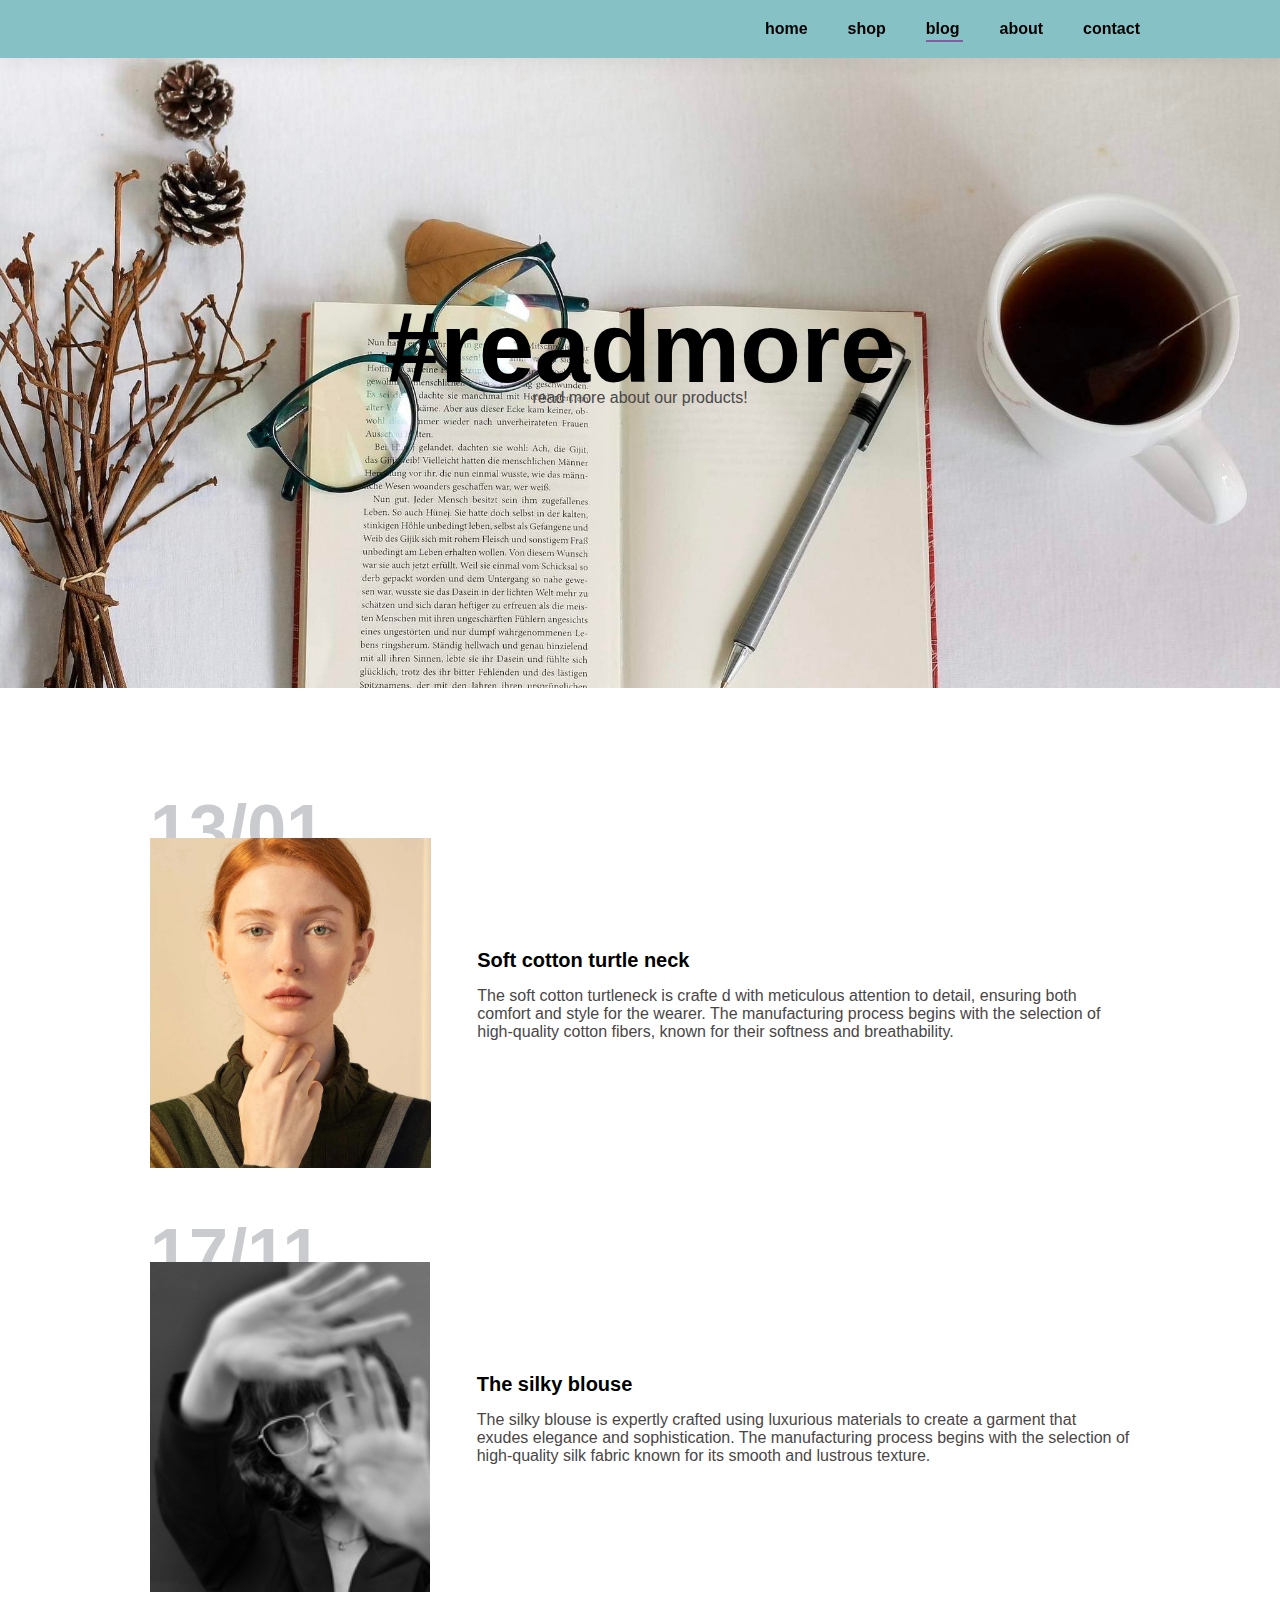
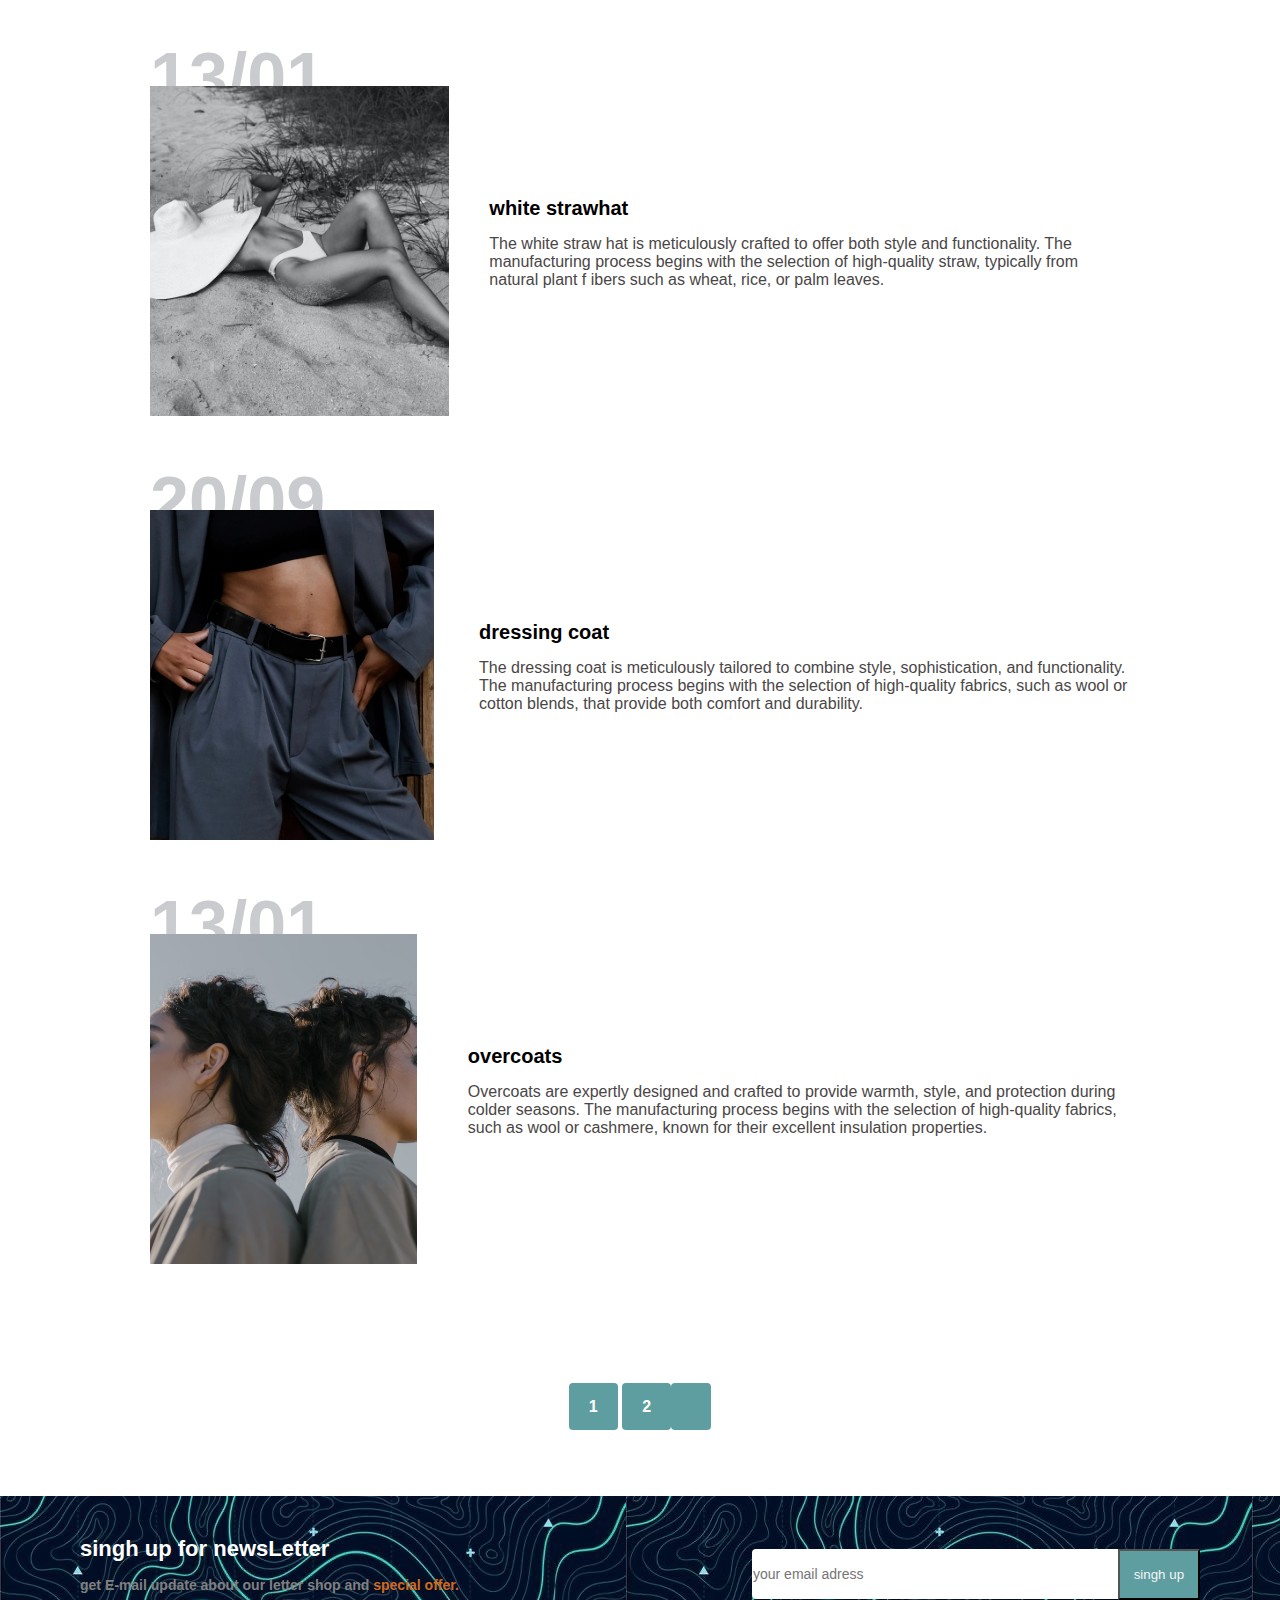
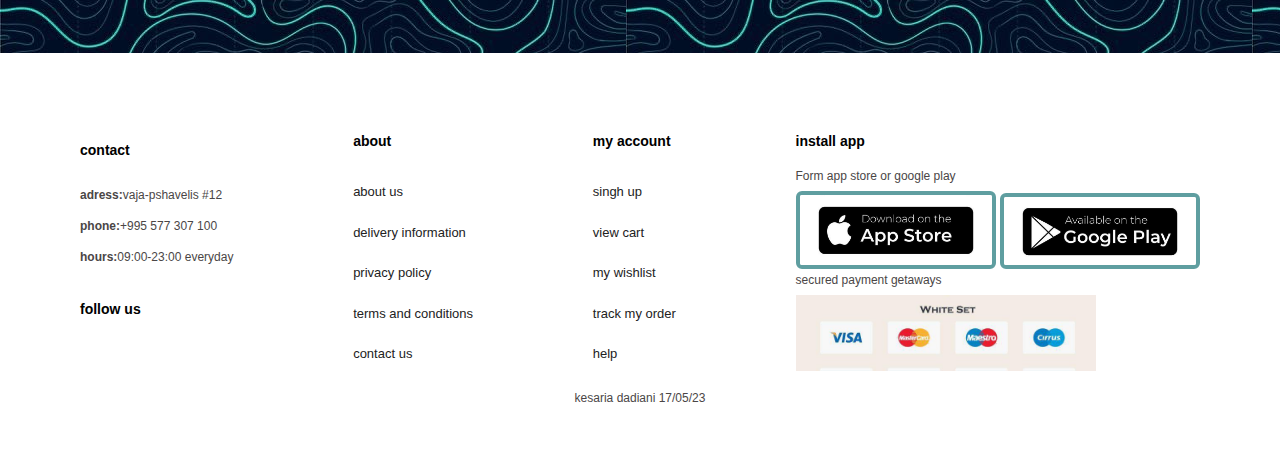
<file: blog.html>
<!DOCTYPE html>
<html lang="en">
  <head>
    <meta charset="UTF-8" />
    <meta http-equiv="X-UA-Compatible" content="IE=edge" />
    <meta name="viewport" content="width=device-width, initial-scale=1.0" />
    <title>The Outlet Spot</title>
    <link rel="stylesheet" href="./style.css" />
    <link
      rel="stylesheet"
      href="https://cdnjs.cloudflare.com/ajax/libs/font-awesome/6.4.0/css/all.min.css"
      integrity="sha512-iecdLmaskl7CVkqkXNQ/ZH/XLlvWZOJyj7Yy7tcenmpD1ypASozpmT/E0iPtmFIB46ZmdtAc9eNBvH0H/ZpiBw=="
      crossorigin="anonymous"
      referrerpolicy="no-referrer"
    />
  </head>
  <body>
    <section id="header">
      <a href="#"><i class="fa-brands fa-shopify"></i></a>

      <div>
        <ul id="navbar">
          <li><a  href="index.html">home</a></li>
          <li><a href="shop.html">shop</a></li>
          <li><a class="act" href="blog.html"  >blog</a></li>
          <li><a href="about.html">about</a></li>
          <li><a href="contact.html">contact</a></li>
          <li>
            <a href="cart.html"
              ><i class="fa-sharp fa-solid fa-cart-shopping"></i
            ></a>
          </li>
        </ul>
      </div>
    </section>

    <section id="page-header2" class="blog-header">
     <h2>#readmore</h2>
      <p>read more about our products!</p>

    </section>

    <section id="blog">
    <div class="blog-box">
        <div class="blog-img">
            <img src="modeliginger.jpg" alt="" >
        </div>
        <div class="blog-detals">
            <h4>Soft cotton turtle neck</h4>
            <p>The soft cotton turtleneck is crafte
                d with meticulous attention to detail, 
                ensuring both comfort and style for the wearer. 
                The manufacturing process begins with the selection of high-quality cotton fibers, known for their 
                softness and breathability.
            </p>
        </div>
        <h1>13/01</h1>
    </div>    
    <div class="blog-box">
        <div class="blog-img">
            <img src="b;ackmodelgirl.png" alt="" width="200%" >
        </div>
        <div class="blog-detals">
            <h4>The silky blouse</h4>
            <p>The silky blouse is expertly crafted using luxurious materials to create a 
                garment that exudes elegance and sophistication. The manufacturing process 
                begins with the selection of high-quality silk fabric known for its smooth 
                and lustrous texture.
            </p>
        </div>
        <h1>17/11</h1>
    </div>    
    <div class="blog-box">
        <div class="blog-img">
            <img src="hatgirl00.jpg" alt="" >
        </div>
        <div class="blog-detals">
            <h4>white strawhat</h4>
            <p>The white straw hat is meticulously crafted to offer both 
                style and functionality. The manufacturing process begins with the 
                selection of high-quality straw, typically from natural plant f
                ibers such as wheat, rice, or palm leaves.
            </p>
        </div>
        <h1>13/01</h1>
    </div>    
    <div class="blog-box">
        <div class="blog-img">
            <img src="pexels-photo-4937224.webp" alt="" >
        </div>
        <div class="blog-detals">
            <h4>dressing coat</h4>
            <p>The dressing coat is meticulously tailored to combine 
                style, sophistication, and functionality. The manufacturing 
                process begins with the selection of high-quality fabrics, such as wool 
                or cotton blends, that provide both comfort and durability.
            </p>
        </div>
        <h1>20/09</h1>
    </div>    
    <div class="blog-box">
        <div class="blog-img">
            <img src="pexels-photo-5119528.jpeg" alt="" >
        </div>
        <div class="blog-detals">
            <h4>overcoats</h4>
            <p>Overcoats are expertly designed and crafted to provide warmth, style, and
                 protection during colder seasons. The manufacturing process begins with the
                  selection of high-quality fabrics, such as wool or cashmere, 
                known for their excellent insulation properties.
            </p>
        </div>
        <h1>13/01</h1>
    </div>    
    
    </section>

    <section id="pagination" class="section-p1">
        <a href="#">1</a>
        <a href="#">2</a>
        <a href="#"><i class="fa-solid fa-arrow-right"></i></a>
       
    </section>

    <section id="newsletter" class="section-p1 section-m1">
        <div class="newster">
          <h4>singh up for newsLetter</h4>
          <p>
            get E-mail update about our letter shop and
            <span>special offer.</span>
          </p>
        </div>
        <div class="form">
          <input type="text" placeholder="your email adress" />
          <button class="normal">singh up</button>
        </div>
      </section>

    <footer class="section-p1">
      <div class="col">
        <i class="fa-brands fa-shopify"></i>
        <h4>contact</h4>
        <p><strong>adress:</strong>vaja-pshavelis #12</p>
        <p><strong>phone:</strong>+995 577 307 100</p>
        <p><strong>hours:</strong>09:00-23:00 everyday</p>

        <div class="follow">
          <h4>follow us</h4>
          <div class="icon">
            <i class="fa-brands fa-facebook"></i>
            <i class="fa-brands fa-twitter"></i>
            <i class="fa-brands fa-pinterest"></i>
            <i class="fa-brands fa-instagram"></i>
            <i class="fa-brands fa-youtube"></i>
          </div>
        </div>
      </div>

      <div class="col">
        <h4>about</h4>
        <a href="#">about us</a>
        <a href="#">delivery information</a>
        <a href="#">privacy policy</a>
        <a href="#">terms and conditions</a>
        <a href="#">contact us</a>
      </div>
      <div class="col">
        <h4>my account</h4>
        <a href="#">singh up</a>
        <a href="#"> view cart</a>
        <a href="#">my wishlist</a>
        <a href="#">track my order</a>
        <a href="#">help</a>
      </div>

      <div class="col install">
        <h4>install app</h4>
        <p>Form app store or google play</p>
        <div class="row">
          <img src="applol.jpg" alt="" />
          <img src="apppls.jpg" alt="" />
        </div>
        <p>secured payment getaways</p>
        <img src="terminal.jpg" alt="" width="300px" />
      </div>
      <div class="copyright">
        <p>kesaria dadiani 17/05/23</p>
      </div>
    </footer>

    <script src="./app.js"></script>
  </body>
</html>
</file>
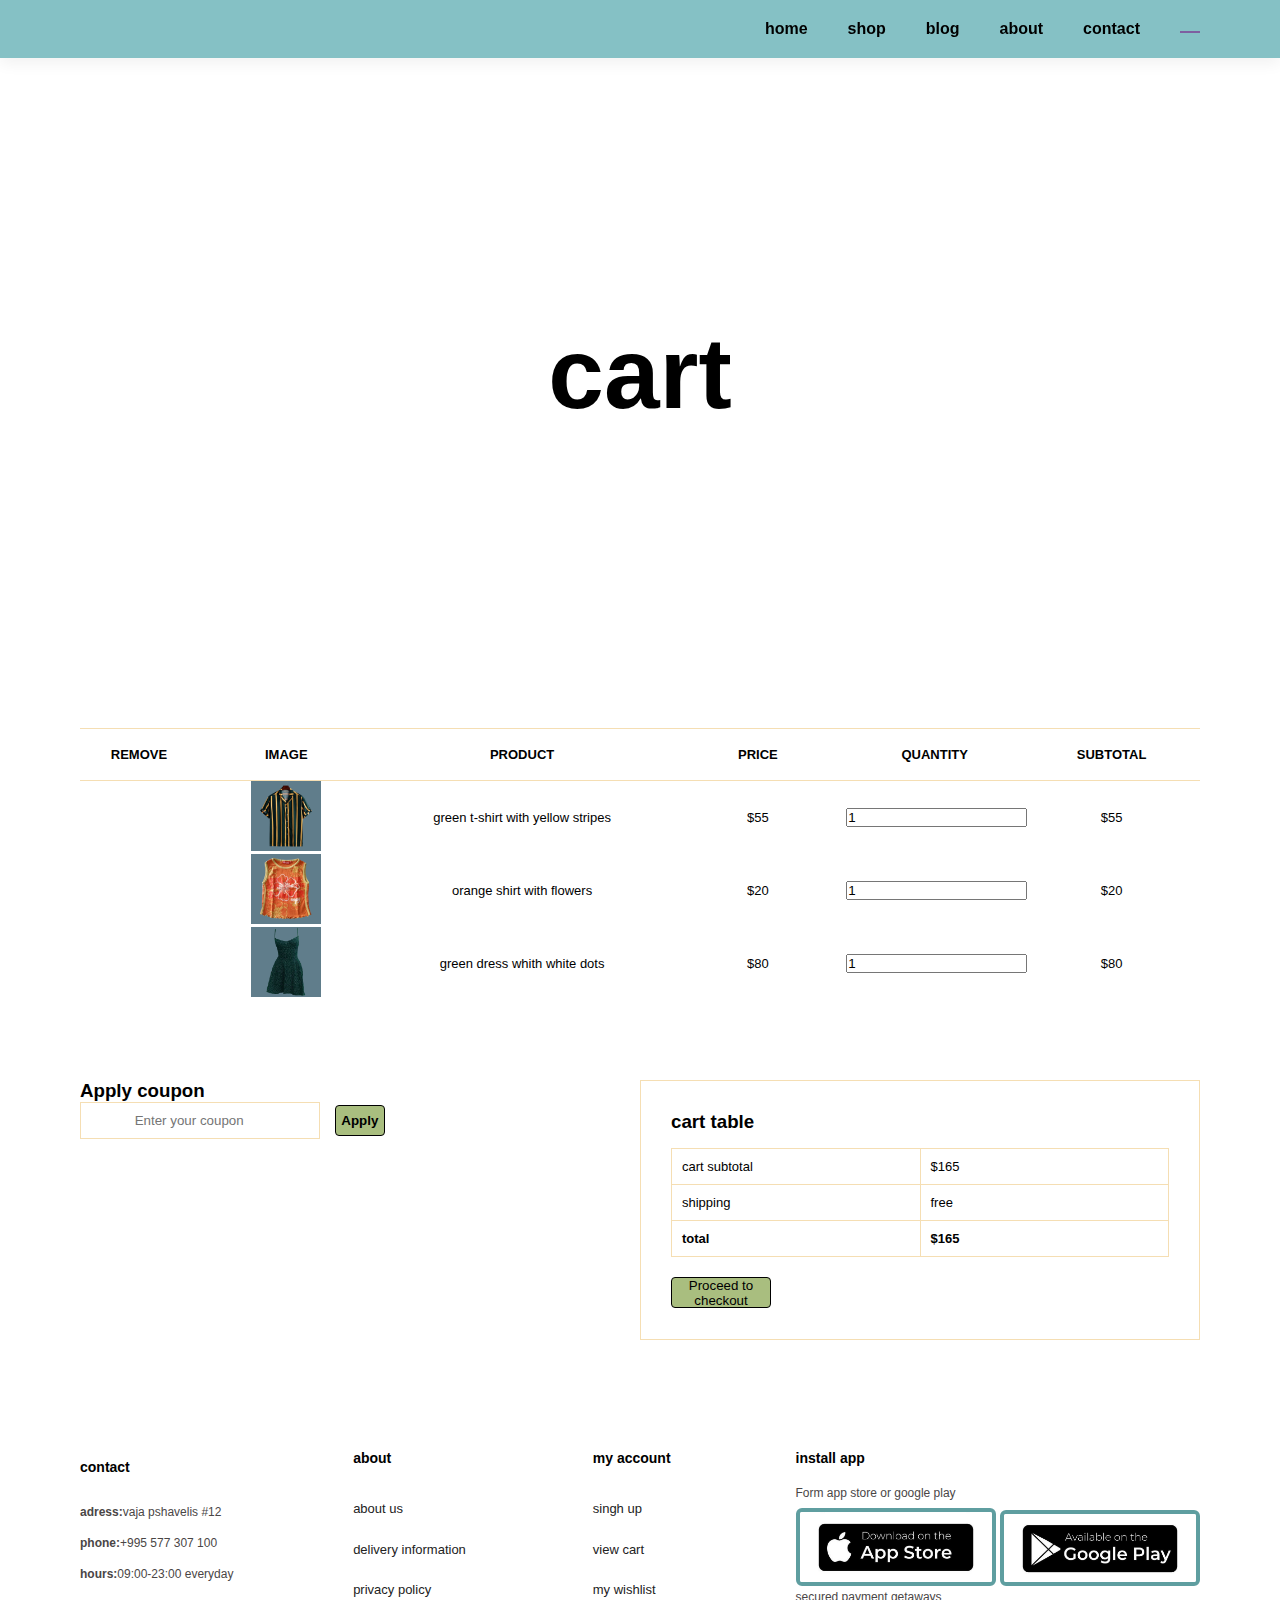
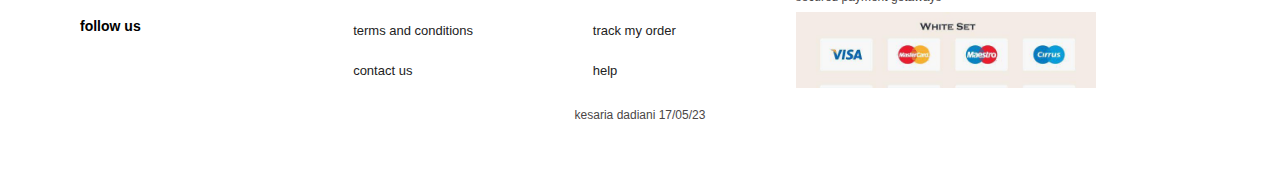
<file: cart.html>
<!DOCTYPE html>
<html lang="en">
  <head>
    <meta charset="UTF-8" />
    <meta http-equiv="X-UA-Compatible" content="IE=edge" />
    <meta name="viewport" content="width=device-width, initial-scale=1.0" />
    <title>The Outlet Spot</title>
    <link rel="stylesheet" href="./style.css" />
    <link
      rel="stylesheet"
      href="https://cdnjs.cloudflare.com/ajax/libs/font-awesome/6.4.0/css/all.min.css"
      integrity="sha512-iecdLmaskl7CVkqkXNQ/ZH/XLlvWZOJyj7Yy7tcenmpD1ypASozpmT/E0iPtmFIB46ZmdtAc9eNBvH0H/ZpiBw=="
      crossorigin="anonymous"
      referrerpolicy="no-referrer"
    />
  </head>
  <body>
    <section id="header">
      <a href="#"><i class="fa-brands fa-shopify"></i></a>

      <div>
        <ul id="navbar">
          <li><a  href="index.html">home</a></li>
          <li><a href="shop.html">shop</a></li>
          <li><a  href="blog.html"  >blog</a></li>
          <li><a  href="about.html">about</a></li>
          <li><a  href="contact.html">contact</a></li>
          <li>
            <a class="act" href="cart.html"
              ><i class="fa-sharp fa-solid fa-cart-shopping"></i
            ></a>
          </li>
        </ul>
      </div>
    </section>

    <section id="page-header5" class="about-header">
     <h2>cart</h2>
    

    </section>

    <section  id="cart" class="section-p1" >
        <table width="100%">
            <thead>
                <tr>
                    <td>remove</td>
                    <td>image</td>
                    <td>product</td>
                    <td>price</td>
                    <td>Quantity</td>
                    <td>subtotal</td>
                </tr>
            </thead>
            <tbody>
                <tr>
                    <td> <a href=""><i class="fa-solid fa-xmark"></i></a></td>
                    <td><img src="polo4-removebg-preview.png" alt=""></td>
                     <td>green t-shirt with yellow stripes</td>
                     <td>$55</td>  
                     <td><input type="number" value="1"></td>
                     <td>$55</td>
                </tr>
                <tr>
                    <td> <a href=""><i class="fa-solid fa-xmark"></i></a></td>
                    <td><img src="shirt5-removebg-preview.png" alt=""></td>
                     <td>orange shirt with flowers</td>
                     <td>$20</td>  
                     <td><input type="number" value="1"></td>
                     <td>$20</td>
                </tr>
                <tr>
                    <td> <a href=""><i class="fa-solid fa-xmark"></i></a></td>
                    <td><img src="dress2-removebg-preview.png" alt=""></td>
                     <td>green dress whith white dots</td>
                     <td>$80</td>  
                     <td><input type="number" value="1"></td>
                     <td>$80</td>
                </tr>
            </tbody>
        </table>
    </section>

    <section id="cart-add" class="section-p1">
        <div class="cupon">
            <h3>Apply coupon</h3>
            <div class="joke">
                <input type="text" placeholder=" Enter your coupon">
                <button >Apply</button>
            </div>
        </div>
        <div id="subtotal">
            <h3>cart table</h3>
            <table>
                <tr>
                    <td>cart subtotal</td>
                    <td>$165</td>
                </tr>
                <tr>
                    <td>shipping</td>
                    <td>free</td>
                </tr>
                <tr>
                   <td><strong>total</strong></td>
                   <td><strong>$165</strong></td>
                </tr>
           
            </table>
            <div class="joker">
                <button >Proceed to checkout</button>
            </div>
        </div>
    </section>

    <footer class="section-p1">
      <div class="col">
        <i class="fa-brands fa-shopify"></i>
        <h4>contact</h4>
        <p><strong>adress:</strong>vaja pshavelis #12</p>
        <p><strong>phone:</strong>+995 577 307 100</p>
        <p><strong>hours:</strong>09:00-23:00 everyday</p>

        <div class="follow">
          <h4>follow us</h4>
          <div class="icon">
            <i class="fa-brands fa-facebook"></i>
            <i class="fa-brands fa-twitter"></i>
            <i class="fa-brands fa-pinterest"></i>
            <i class="fa-brands fa-instagram"></i>
            <i class="fa-brands fa-youtube"></i>
          </div>
        </div>
      </div>

      <div class="col">
        <h4>about</h4>
        <a href="#">about us</a>
        <a href="#">delivery information</a>
        <a href="#">privacy policy</a>
        <a href="#">terms and conditions</a>
        <a href="#">contact us</a>
      </div>
      <div class="col">
        <h4>my account</h4>
        <a href="#">singh up</a>
        <a href="#"> view cart</a>
        <a href="#">my wishlist</a>
        <a href="#">track my order</a>
        <a href="#">help</a>
      </div>

      <div class="col install">
        <h4>install app</h4>
        <p>Form app store or google play</p>
        <div class="row">
          <img src="applol.jpg" alt="" />
          <img src="apppls.jpg" alt="" />
        </div>
        <p>secured payment getaways</p>
        <img src="terminal.jpg" alt="" width="300px" />
      </div>
      <div class="copyright">
        <p>kesaria dadiani 17/05/23</p>
      </div>
    </footer>

    <script src="./app.js"></script>
  </body>
</html>
</file>
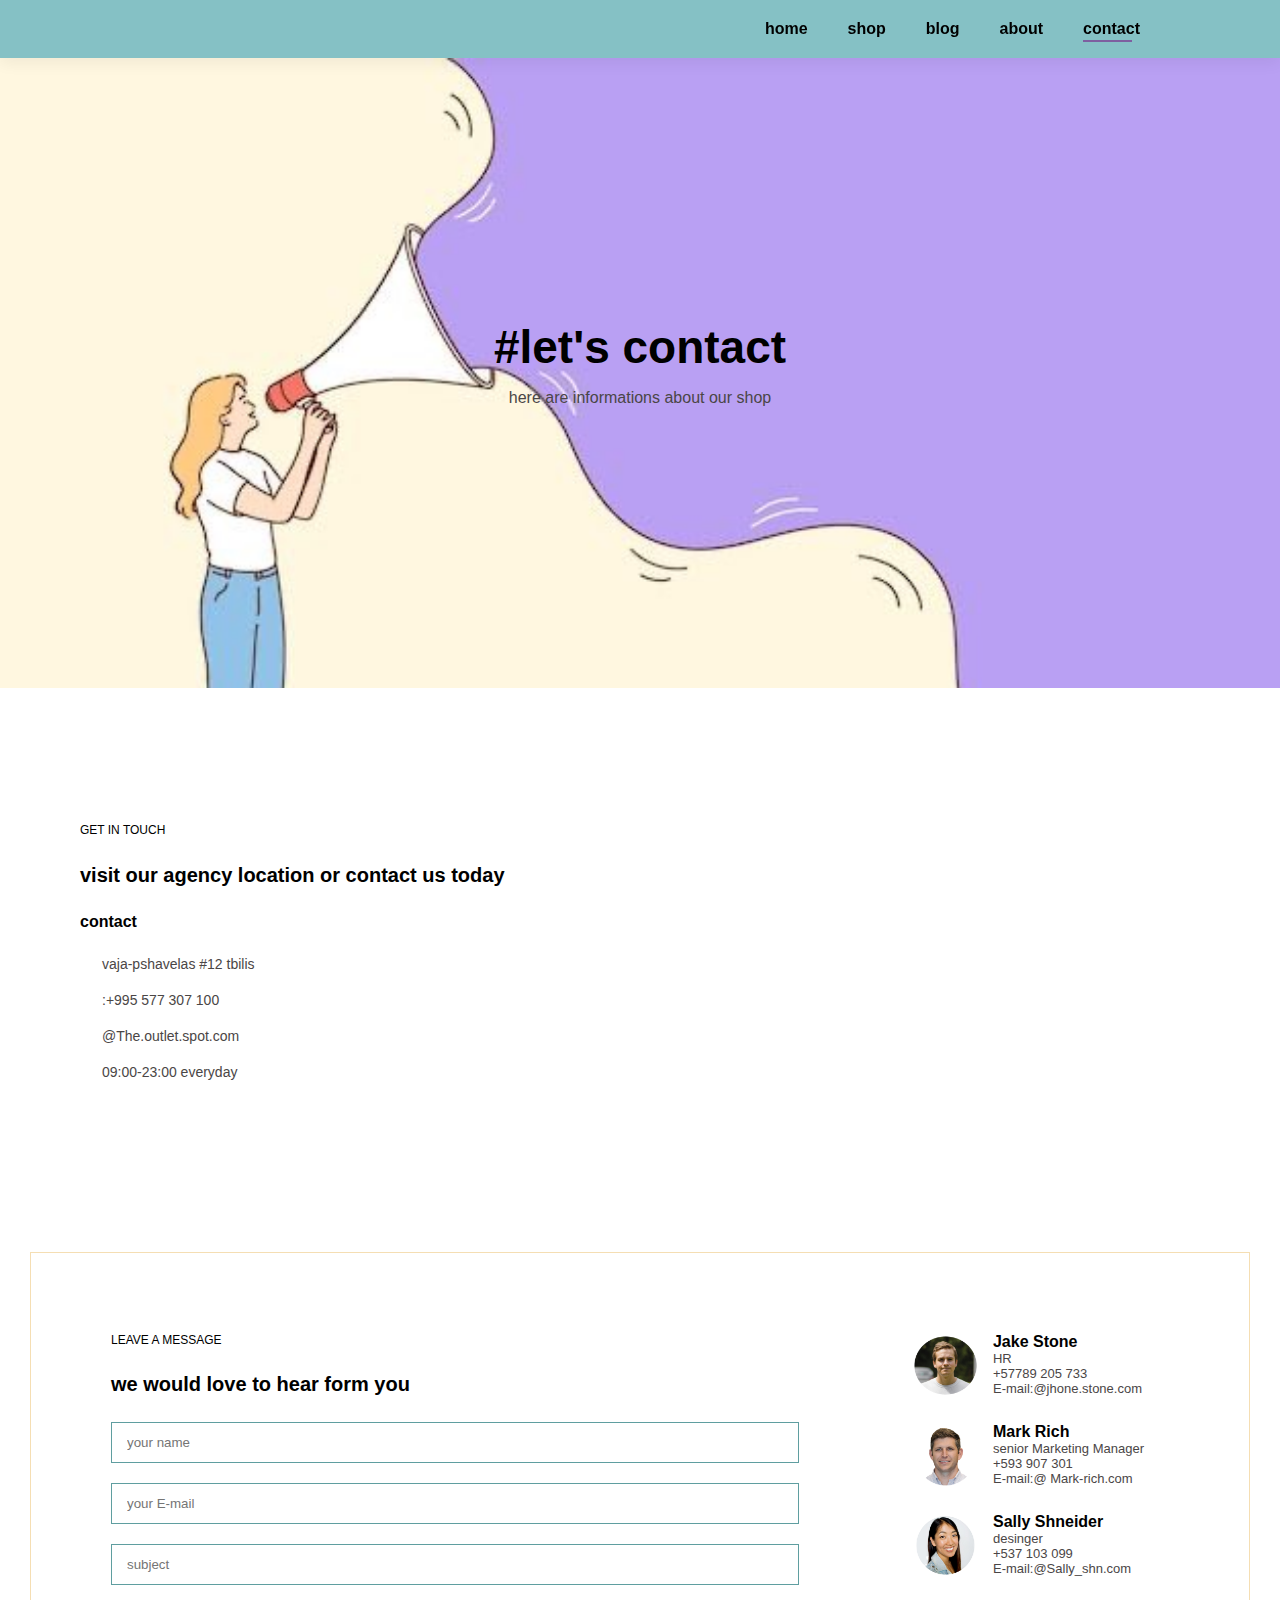
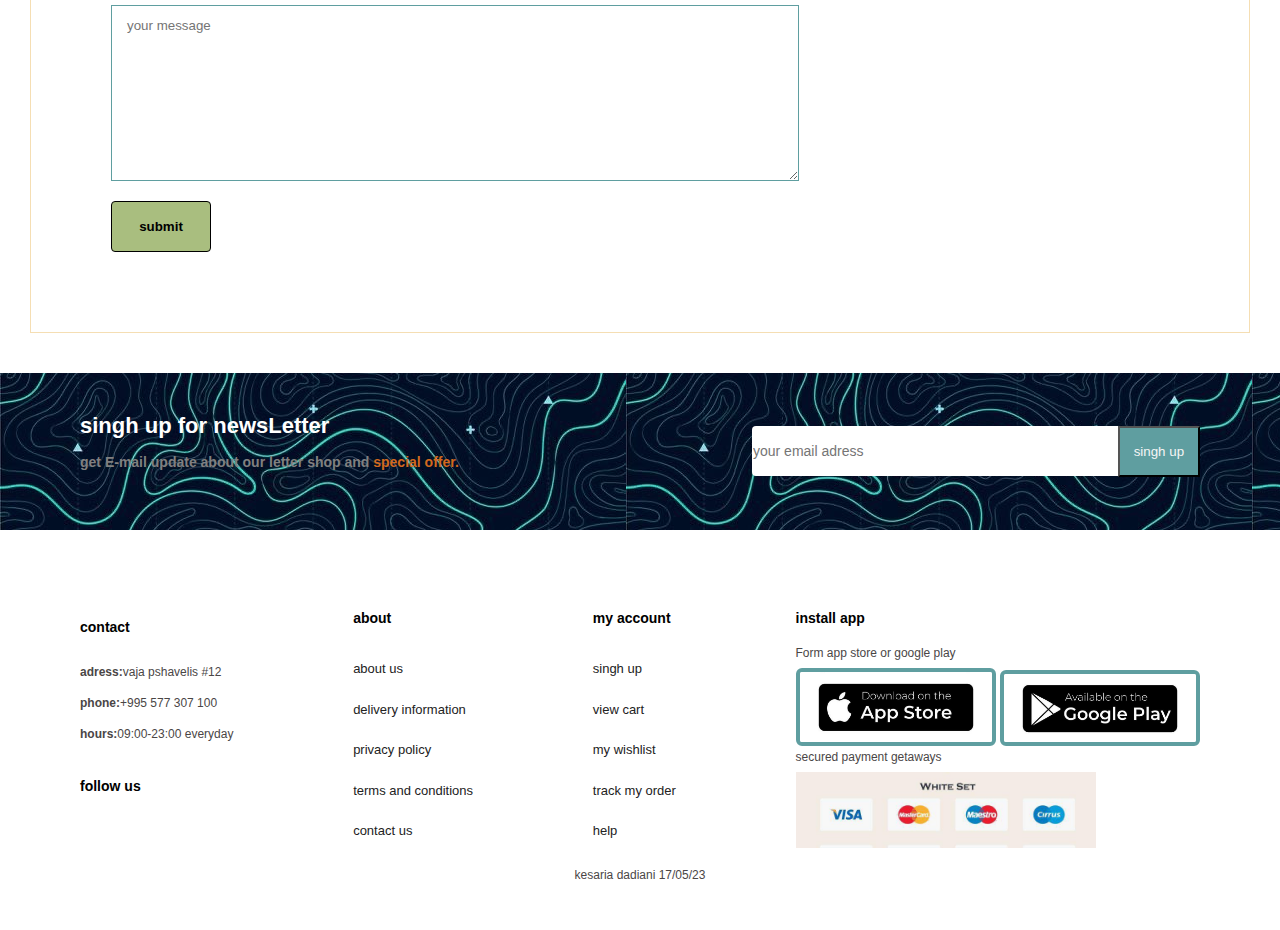
<file: contact.html>
<!DOCTYPE html>
<html lang="en">
  <head>
    <meta charset="UTF-8" />
    <meta http-equiv="X-UA-Compatible" content="IE=edge" />
    <meta name="viewport" content="width=device-width, initial-scale=1.0" />
    <title>The Outlet Spot</title>
    <link rel="stylesheet" href="./style.css" />
    <link
      rel="stylesheet"
      href="https://cdnjs.cloudflare.com/ajax/libs/font-awesome/6.4.0/css/all.min.css"
      integrity="sha512-iecdLmaskl7CVkqkXNQ/ZH/XLlvWZOJyj7Yy7tcenmpD1ypASozpmT/E0iPtmFIB46ZmdtAc9eNBvH0H/ZpiBw=="
      crossorigin="anonymous"
      referrerpolicy="no-referrer"
    />
  </head>
  <body>
    <section id="header">
      <a href="#"><i class="fa-brands fa-shopify"></i></a>

      <div>
        <ul id="navbar">
          <li><a  href="index.html">home</a></li>
          <li><a href="shop.html">shop</a></li>
          <li><a  href="blog.html"  >blog</a></li>
          <li><a  href="about.html">about</a></li>
          <li><a class="act" href="contact.html">contact</a></li>
          <li>
            <a href="cart.html"
              ><i class="fa-sharp fa-solid fa-cart-shopping"></i
            ></a>
          </li>
        </ul>
      </div>
    </section>

    <section id="page-header4" class="about-header">
     <h2>#let's contact</h2>
      <p>here are informations about our shop</p>

    </section>

   <section id="contact-detals" class="section-p1">
    <div class="detals">
<span>GET IN TOUCH</span>
<h2>visit our agency location or contact us today</h2>
<h3>contact</h3>
<div>
<li>
    <i class="fa-solid fa-map-location-dot"></i>
    <p>vaja-pshavelas #12 tbilis </p>
</li>
<li>
    <i class="fa-solid fa-phone"></i>
    <p>:+995 577 307 100 </p>
</li>
<li>
    <i class="fa-solid fa-envelope"></i>
    <p>@The.outlet.spot.com </p>
</li>
<li>
    <i class="fa-solid fa-clock"></i>
    <p>09:00-23:00 everyday </p>
</li>

</div>
    </div>
<div class="map">
    <iframe src="https://www.google.com/maps/embed?pb=!1m18!1m12!1m3!1d2977.841404394941!2d44.729997100000006!3d41.72394100000001!2m3!1f0!2f0!3f0!3m2!1i1024!2i768!4f13.1!3m3!1m2!1s0x4044730c3a357731%3A0xa2d4accd1170c788!2z4YOV4YOQ4YOf4YOQLeGDpOGDqOGDkOGDleGDlOGDmuGDkA!5e0!3m2!1ska!2sge!4v1685382746433!5m2!1ska!2sge" width="600" height="450" style="border:0;" allowfullscreen="" loading="lazy" referrerpolicy="no-referrer-when-downgrade"></iframe>
</div>
   </section>
      
   <section id="form-detals">
<form action="">
    <span>LEAVE A MESSAGE</span>
  <h2>we would love to hear form you</h2>
  <input type="text" placeholder="your name">
  <input type="email" placeholder="your E-mail">
  <input type="text" placeholder="subject">
  <textarea name="" id="" cols="30" rows="10" placeholder="your message"></textarea>
  <button>submit</button>
</form>
<div class="people">
    <div>
        <img src="bijiko1.png" alt="">
        <p><span>Jake Stone</span> HR <br> +57789 205 733 <br> E-mail:@jhone.stone.com</p>
    </div>
    <div>
        <img src="bijiko3.png" alt="">
        <p><span>Mark Rich</span> senior Marketing Manager <br> +593 907 301 <br> E-mail:@ Mark-rich.com</p>
    </div>
    <div>
        <img src="bijiko2'.png" alt="">
        <p><span>Sally Shneider</span> desinger <br> +537 103 099 <br> E-mail:@Sally_shn.com</p>
    </div>
</div>
   </section>


    <section id="newsletter" class="section-p1 section-m1">
        <div class="newster">
          <h4>singh up for newsLetter</h4>
          <p>
            get E-mail update about our letter shop and
            <span>special offer.</span>
          </p>
        </div>
        <div class="form">
          <input type="text" placeholder="your email adress" />
          <button class="normal">singh up</button>
        </div>
      </section>


    <footer class="section-p1">
      <div class="col">
        <i class="fa-brands fa-shopify"></i>
        <h4>contact</h4>
        <p><strong>adress:</strong>vaja pshavelis #12</p>
        <p><strong>phone:</strong>+995 577 307 100</p>
        <p><strong>hours:</strong>09:00-23:00 everyday</p>

        <div class="follow">
          <h4>follow us</h4>
          <div class="icon">
            <i class="fa-brands fa-facebook"></i>
            <i class="fa-brands fa-twitter"></i>
            <i class="fa-brands fa-pinterest"></i>
            <i class="fa-brands fa-instagram"></i>
            <i class="fa-brands fa-youtube"></i>
          </div>
        </div>
      </div>

      <div class="col">
        <h4>about</h4>
        <a href="#">about us</a>
        <a href="#">delivery information</a>
        <a href="#">privacy policy</a>
        <a href="#">terms and conditions</a>
        <a href="#">contact us</a>
      </div>
      <div class="col">
        <h4>my account</h4>
        <a href="#">singh up</a>
        <a href="#"> view cart</a>
        <a href="#">my wishlist</a>
        <a href="#">track my order</a>
        <a href="#">help</a>
      </div>

      <div class="col install">
        <h4>install app</h4>
        <p>Form app store or google play</p>
        <div class="row">
          <img src="applol.jpg" alt="" />
          <img src="apppls.jpg" alt="" />
        </div>
        <p>secured payment getaways</p>
        <img src="terminal.jpg" alt="" width="300px" />
      </div>
      <div class="copyright">
        <p>kesaria dadiani 17/05/23</p>
      </div>
    </footer>

    <script src="./app.js"></script>
  </body>
</html>
</file>
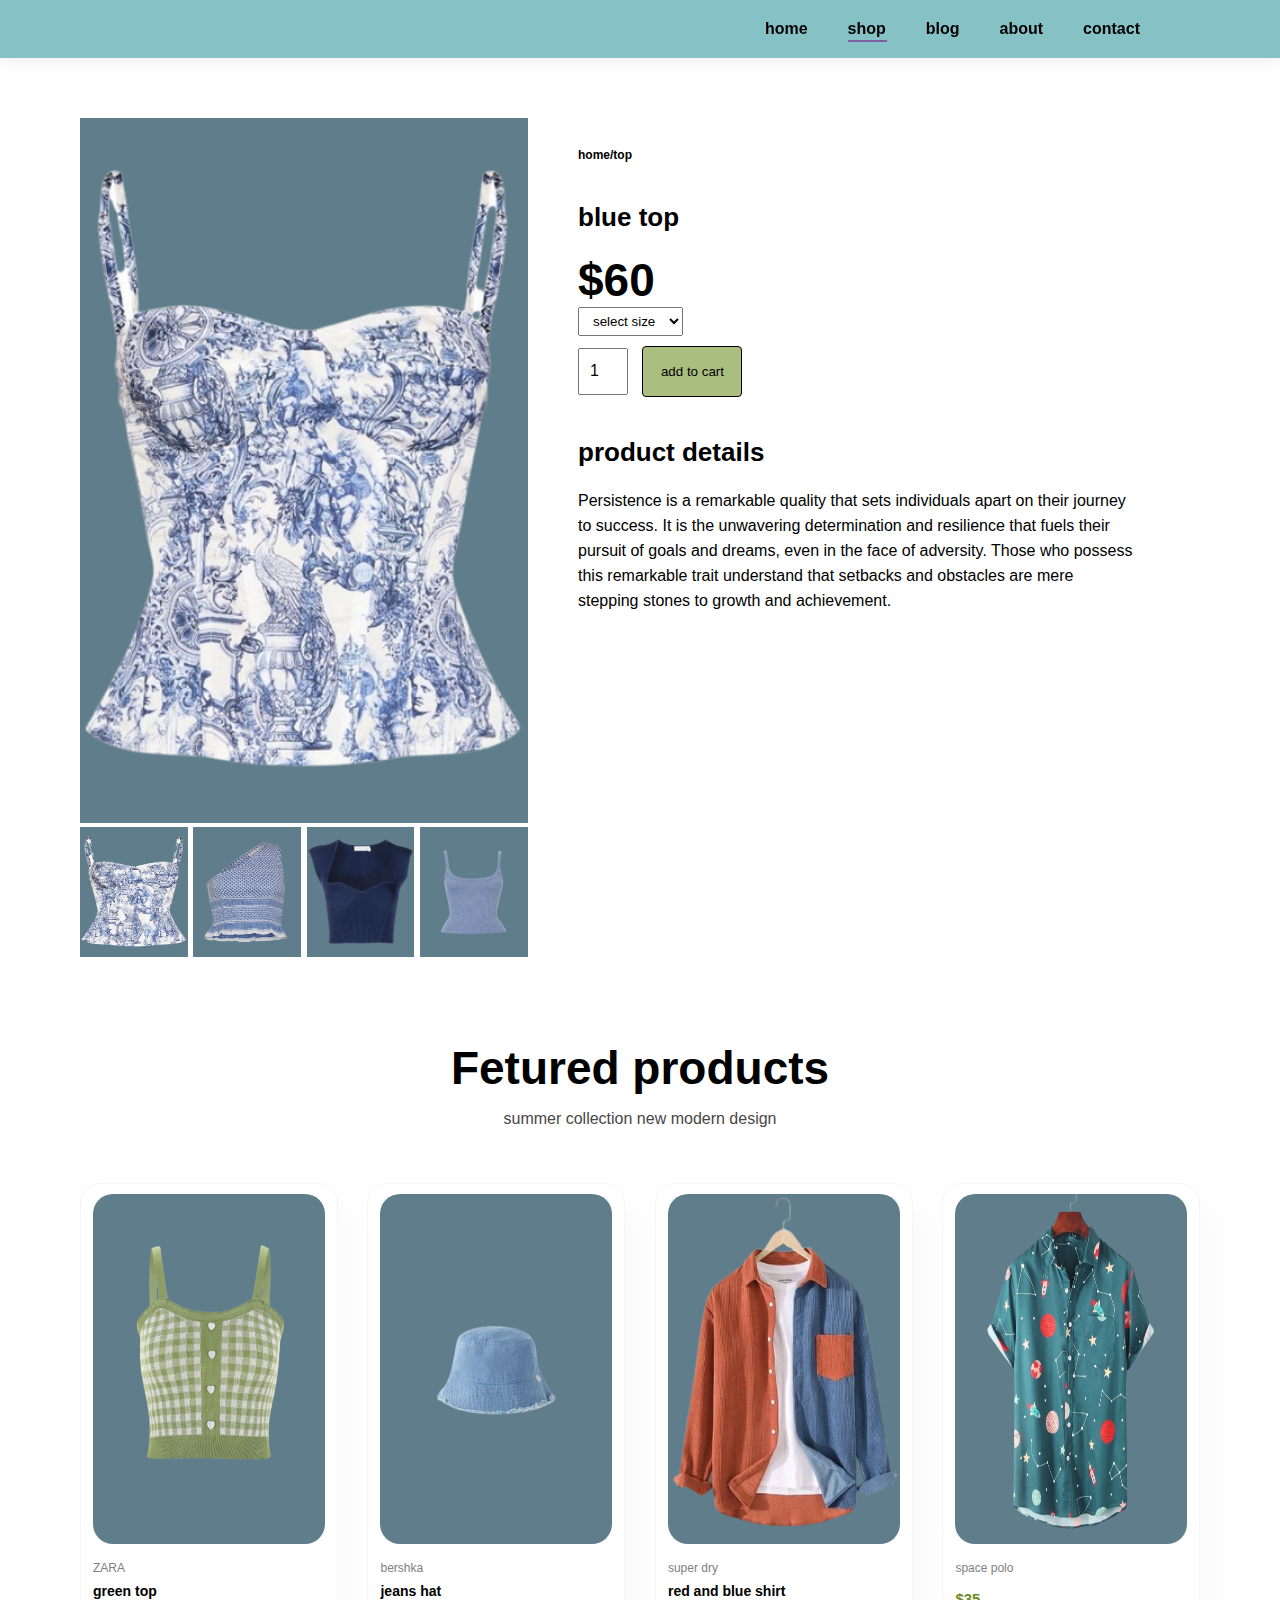
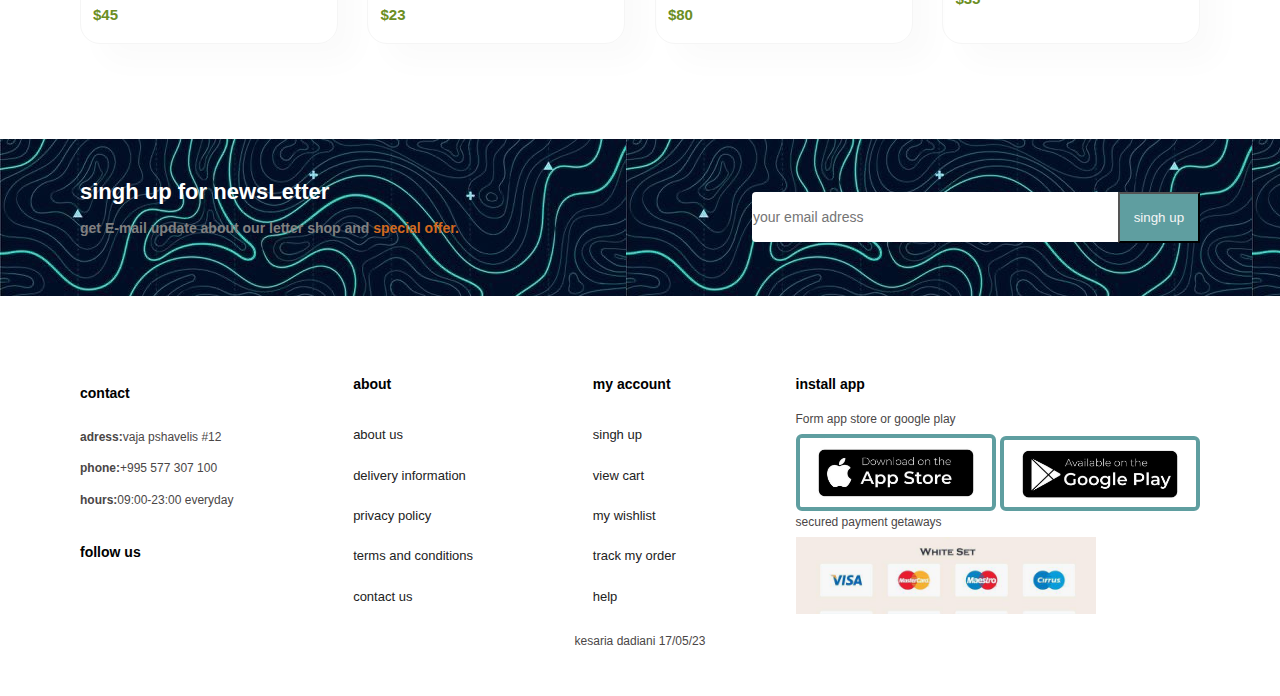
<file: sbluetop.html>
<!DOCTYPE html>
<html lang="en">
  <head>
    <meta charset="UTF-8" />
    <meta http-equiv="X-UA-Compatible" content="IE=edge" />
    <meta name="viewport" content="width=device-width, initial-scale=1.0" />
    <title>The Outlet Spot</title>
    <link rel="stylesheet" href="./style.css" />
    <link
      rel="stylesheet"
      href="https://cdnjs.cloudflare.com/ajax/libs/font-awesome/6.4.0/css/all.min.css"
      integrity="sha512-iecdLmaskl7CVkqkXNQ/ZH/XLlvWZOJyj7Yy7tcenmpD1ypASozpmT/E0iPtmFIB46ZmdtAc9eNBvH0H/ZpiBw=="
      crossorigin="anonymous"
      referrerpolicy="no-referrer"
    />
  </head>
  <body>
    <section id="header">
      <a href="#"><i class="fa-brands fa-shopify"></i></a>

      <div>
        <ul id="navbar">
          <li><a  href="index.html">home</a></li>
          <li><a class="act" href="shop.html">shop</a></li>
          <li><a href="blog.html">blog</a></li>
          <li><a href="about.html">about</a></li>
          <li><a href="contact.html">contact</a></li>
          <li>
            <a href="cart.html"
              ><i class="fa-sharp fa-solid fa-cart-shopping"></i
            ></a>
          </li>
        </ul>
      </div>
    </section>

    <section id="prodetals" class="section-p1">
 <div class="singleproimage">
            <img src="top1-removebg-preview.png" alt="" width="100%" id="Main-Img">

<div class="small-image-group">  
   <div class="small-image-colum">
        <img src="top1-removebg-preview.png" alt="" width="100%" class="smallimage"> 
    </div>
    <div class="small-image-colum">
        <img src="bluetop11.png" alt="" width="100%" class="smallimage"> 
    </div>
    <div class="small-image-colum">
        <img src="bluetop13.png" alt="" width="100%" class="smallimage"> 
    </div>
    <div class="small-image-colum">
        <img src="bluetp12.png" alt="" width="100%" class="smallimage"> 
    </div>
  

 </div>
        </div>



        <div class="single-draw-details">
            <h6>home/top</h6>
            <h4>blue top</h4>
            <h2>$60</h2>
            <select >
                <option >select size</option>
                <option >XL</option>
                <option >XXL</option>
                <option >S</option>
                <option >XS</option>
            </select>
            <input type="number" value="1">
            <button>add to cart</button>
            <h4>product details</h4>
            <span>
                Persistence is a remarkable 
                quality that sets individuals apart 
                on their journey to success. It is the
                 unwavering determination and resilience that fuels their pursuit of goals and dreams, even in the face of adversity. Those who possess this remarkable trait understand that setbacks and obstacles are mere stepping stones to growth and achievement.
            </span>
        </div>
    </section>


    <section id="product1" class="section-p1">
        <h2>Fetured products</h2>
        <p>summer collection new modern design</p>
        <div class="procont">
          <div class="pro">
            <img src="top18.png" alt="" />
            <div class="imgpol">
              <span>ZARA</span>
              <h5>green top</h5>
              <div class="star5">
                <i class="fas fa-star"></i>
                <i class="fas fa-star"></i>
                <i class="fas fa-star"></i>
                <i class="fas fa-star"></i>
                <i class="fas fa-star"></i>
              </div>
              <h4>$45</h4>
            </div>
            <a href="#"><i class="fa-solid fa-cart-shopping" class="cart"></i></a>
          </div>
          <div class="pro">
            <img src="hat5.png" alt="" />
            <div class="imgpol">
              <span>bershka</span>
              <h5>jeans hat</h5>
              <div class="star5">
                <i class="fas fa-star"></i>
                <i class="fas fa-star"></i>
                <i class="fas fa-star"></i>
                <i class="fas fa-star"></i>
                <i class="fas fa-star"></i>
              </div>
              <h4>$23</h4>
            </div>
            <a href="#"><i class="fa-solid fa-cart-shopping" class="cart"></i></a>
          </div>
  
          <div class="pro">
            <img src="redandblue.png" alt="" />
            <div class="imgpol">
              <span>super dry</span>
              <h5>red and blue shirt</h5>
              <div class="star5">
                <i class="fas fa-star"></i>
                <i class="fas fa-star"></i>
                <i class="fas fa-star"></i>
                <i class="fas fa-star"></i>
                <i class="fas fa-star"></i>
              </div>
              <h4>$80</h4>
            </div>
            <a href="#"><i class="fa-solid fa-cart-shopping" class="cart"></i></a>
          </div>
          <div class="pro">
            <img src="spacetshirt.png" alt="" height="350" />
            <div class="imgpol">
              <span>space polo</span>
              <h5></h5>
              <div class="star5">
                <i class="fas fa-star"></i>
                <i class="fas fa-star"></i>
                <i class="fas fa-star"></i>
                <i class="fas fa-star"></i>
                <i class="fas fa-star"></i>
              </div>
              <h4>$35</h4>
            </div>
            <a href="#"><i class="fa-solid fa-cart-shopping" class="cart"></i></a>
          </div>
       
        </div>
      </section>
  
    
    <section id="newsletter" class="section-p1 section-m1">
        <div class="newster">
          <h4>singh up for newsLetter</h4>
          <p>
            get E-mail update about our letter shop and
            <span>special offer.</span>
          </p>
        </div>
        <div class="form">
          <input type="text" placeholder="your email adress" />
          <button class="normal">singh up</button>
        </div>
      </section>

    <footer class="section-p1">
      <div class="col">
        <i class="fa-brands fa-shopify"></i>
        <h4>contact</h4>
        <p><strong>adress:</strong>vaja pshavelis #12</p>
        <p><strong>phone:</strong>+995 577 307 100</p>
        <p><strong>hours:</strong>09:00-23:00 everyday</p>

        <div class="follow">
          <h4>follow us</h4>
          <div class="icon">
            <i class="fa-brands fa-facebook"></i>
            <i class="fa-brands fa-twitter"></i>
            <i class="fa-brands fa-pinterest"></i>
            <i class="fa-brands fa-instagram"></i>
            <i class="fa-brands fa-youtube"></i>
          </div>
        </div>
      </div>

      <div class="col">
        <h4>about</h4>
        <a href="#">about us</a>
        <a href="#">delivery information</a>
        <a href="#">privacy policy</a>
        <a href="#">terms and conditions</a>
        <a href="#">contact us</a>
      </div>
      <div class="col">
        <h4>my account</h4>
        <a href="#">singh up</a>
        <a href="#"> view cart</a>
        <a href="#">my wishlist</a>
        <a href="#">track my order</a>
        <a href="#">help</a>
      </div>

      <div class="col install">
        <h4>install app</h4>
        <p>Form app store or google play</p>
        <div class="row">
          <img src="applol.jpg" alt="" />
          <img src="apppls.jpg" alt="" />
        </div>
        <p>secured payment getaways</p>
        <img src="terminal.jpg" alt="" width="300px" />
      </div>
      <div class="copyright">
        <p>kesaria dadiani 17/05/23</p>
      </div>
    </footer>

<script>
    var MainImg =document.getElementById("Main-Img");
    var smallimg =document.getElementsByClassName ("smallimage");


    smallimg[0].onclick = function(){
        MainImg.src = smallimg[0].src;
    }
    smallimg[1].onclick = function(){
        MainImg.src = smallimg[1].src;
    }
    smallimg[2].onclick = function(){
        MainImg.src = smallimg[2].src;
    }
    smallimg[3].onclick = function(){
        MainImg.src = smallimg[3].src;
    }
</script>


    <script src="./app.js"></script>
  </body>
</html>
</file>
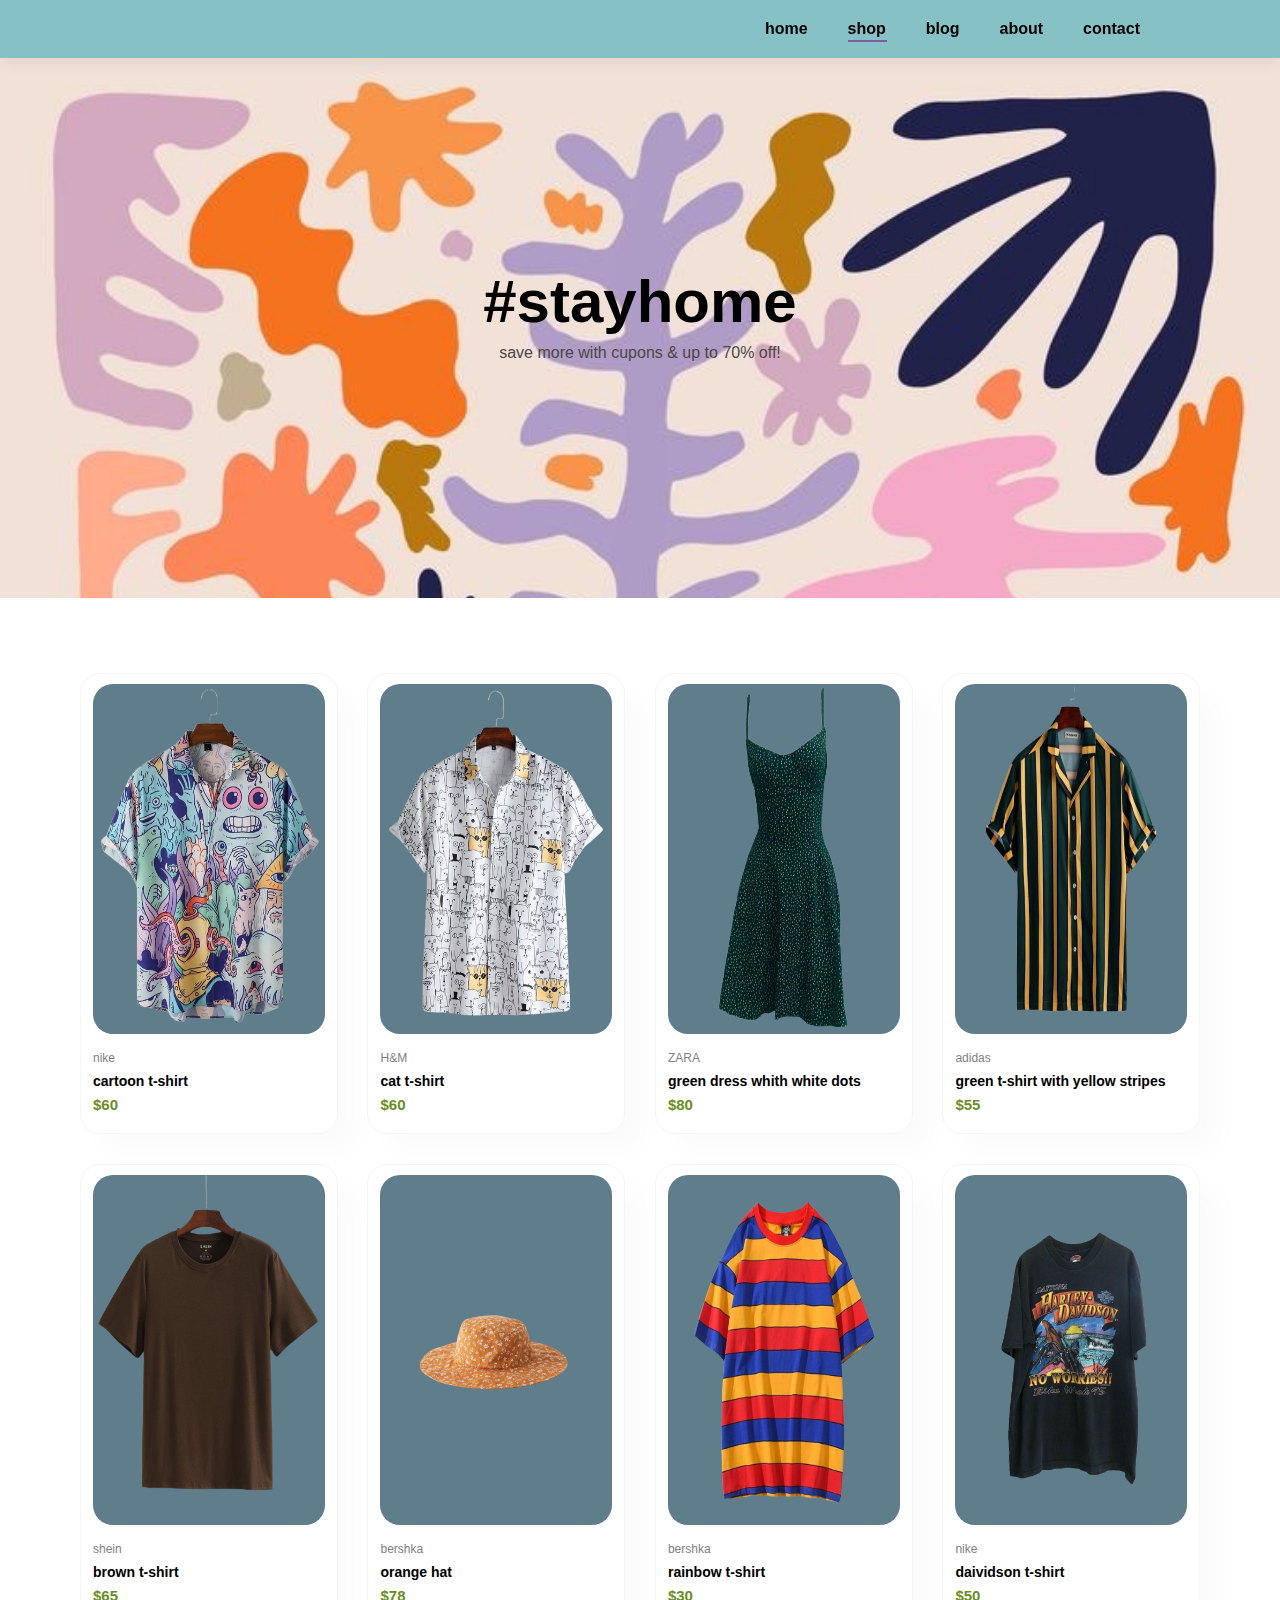
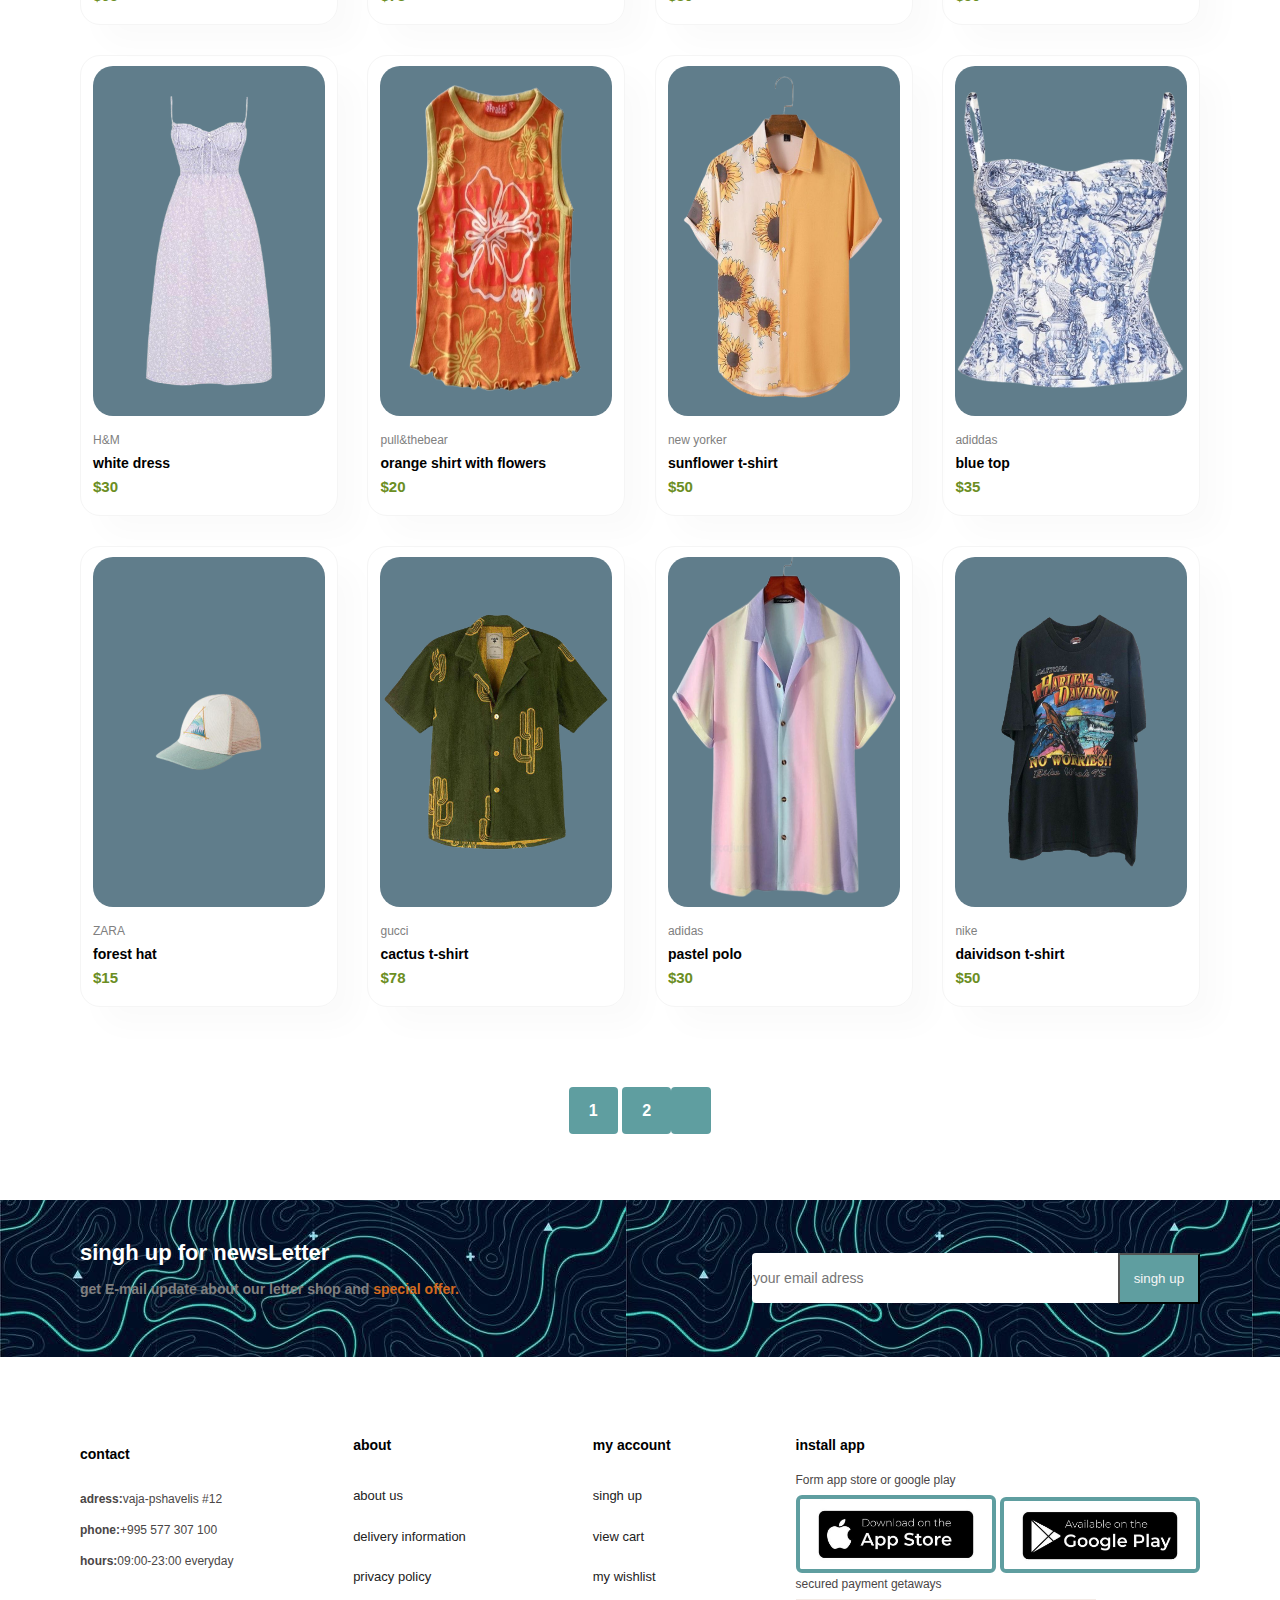
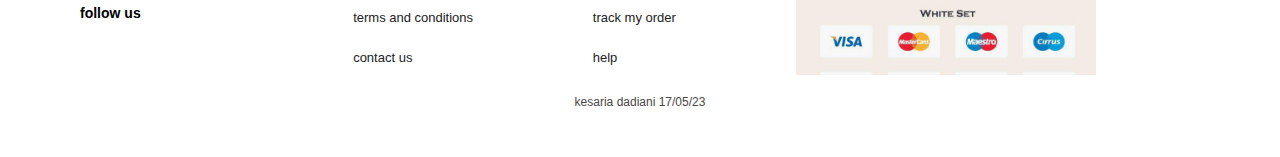
<file: shop.html>
<!DOCTYPE html>
<html lang="en">
  <head>
    <meta charset="UTF-8" />
    <meta http-equiv="X-UA-Compatible" content="IE=edge" />
    <meta name="viewport" content="width=device-width, initial-scale=1.0" />
    <title>The Outlet Spot</title>
    <link rel="stylesheet" href="./style.css" />
    <link
      rel="stylesheet"
      href="https://cdnjs.cloudflare.com/ajax/libs/font-awesome/6.4.0/css/all.min.css"
      integrity="sha512-iecdLmaskl7CVkqkXNQ/ZH/XLlvWZOJyj7Yy7tcenmpD1ypASozpmT/E0iPtmFIB46ZmdtAc9eNBvH0H/ZpiBw=="
      crossorigin="anonymous"
      referrerpolicy="no-referrer"
    />
  </head>
  <body>
    <section id="header">
      <a href="#"><i class="fa-brands fa-shopify"></i></a>

      <div>
        <ul id="navbar">
          <li><a  href="index.html">home</a></li>
          <li><a class="act href="shop.html">shop</a></li>
          <li><a href="blog.html">blog</a></li>
          <li><a href="about.html">about</a></li>
          <li><a href="contact.html">contact</a></li>
          <li>
            <a href="cart.html"
              ><i class="fa-sharp fa-solid fa-cart-shopping"></i
            ></a>
          </li>
        </ul>
      </div>
    </section>

    <section id="page-header">
     <h2>#stayhome</h2>
      <p>save more with cupons & up to 70% off!</p>

    </section>

    <section id="product1" class="section-p1">
    
      <div class="procont">
        <div class="pro" onclick="window.location.href='sproduct.html';">
          <img src="polo1.png" alt="" />
          <div class="imgpol">
            <span>nike</span>
            <h5>cartoon t-shirt</h5>
            <div class="star5">
              <i class="fas fa-star"></i>
              <i class="fas fa-star"></i>
              <i class="fas fa-star"></i>
              <i class="fas fa-star"></i>
              <i class="fas fa-star"></i>
            </div>
            <h4>$60</h4>
          </div>
          <a href="#"><i class="fa-solid fa-cart-shopping" class="cart"></i></a>
        </div>
        <div class="pro"  onclick="window.location.href='srodis.html';">
          <img src="polo2-removebg-preview.png" alt="" />
          <div class="imgpol">
            <span>H&M</span>
            <h5>cat t-shirt</h5>
            <div class="star5">
              <i class="fas fa-star"></i>
              <i class="fas fa-star"></i>
              <i class="fas fa-star"></i>
              <i class="fas fa-star"></i>
              <i class="fas fa-star"></i>
            </div>
            <h4>$60</h4>
          </div>
          <a href="#"><i class="fa-solid fa-cart-shopping" class="cart"></i></a>
        </div>

        <div class="pro">
          <img src="dress2-removebg-preview.png" alt="" />
          <div class="imgpol">
            <span>ZARA</span>
            <h5>green dress whith white dots</h5>
            <div class="star5">
              <i class="fas fa-star"></i>
              <i class="fas fa-star"></i>
              <i class="fas fa-star"></i>
              <i class="fas fa-star"></i>
              <i class="fas fa-star"></i>
            </div>
            <h4>$80</h4>
          </div>
          <a href="#"><i class="fa-solid fa-cart-shopping" class="cart"></i></a>
        </div>
        <div class="pro">
          <img src="polo4-removebg-preview.png" alt="" height="350" />
          <div class="imgpol">
            <span>adidas</span>
            <h5>green t-shirt with yellow stripes</h5>
            <div class="star5">
              <i class="fas fa-star"></i>
              <i class="fas fa-star"></i>
              <i class="fas fa-star"></i>
              <i class="fas fa-star"></i>
              <i class="fas fa-star"></i>
            </div>
            <h4>$55</h4>
          </div>
          <a href="#"><i class="fa-solid fa-cart-shopping" class="cart"></i></a>
        </div>
        <div class="pro" onclick="window.location.href='swk.html';">
          <img src="tshirt2-removebg-preview.png" alt="" />
          <div class="imgpol">
            <span>shein</span>
            <h5>brown t-shirt</h5>
            <div class="star5">
              <i class="fas fa-star"></i>
              <i class="fas fa-star"></i>
              <i class="fas fa-star"></i>
              <i class="fas fa-star"></i>
              <i class="fas fa-star"></i>
            </div>
            <h4>$65</h4>
          </div>
          <a href="#"><i class="fa-solid fa-cart-shopping" class="cart"></i></a>
        </div>
        <div class="pro">
          <img src="hat1.png" alt="" />
          <div class="imgpol">
            <span>bershka</span>
            <h5>orange hat</h5>
            <div class="star5">
              <i class="fas fa-star"></i>
              <i class="fas fa-star"></i>
              <i class="fas fa-star"></i>
              <i class="fas fa-star"></i>
              <i class="fas fa-star"></i>
            </div>
            <h4>$78</h4>
          </div>
          <a href="#"><i class="fa-solid fa-cart-shopping" class="cart"></i></a>
        </div>
        <div class="pro">
          <img src="tshirt3.png" alt="" />
          <div class="imgpol">
            <span>bershka</span>
            <h5>rainbow t-shirt</h5>
            <div class="star5">
              <i class="fas fa-star"></i>
              <i class="fas fa-star"></i>
              <i class="fas fa-star"></i>
              <i class="fas fa-star"></i>
              <i class="fas fa-star"></i>
            </div>
            <h4>$30</h4>
          </div>
          <a href="#"><i class="fa-solid fa-cart-shopping" class="cart"></i></a>
        </div>
        <div class="pro">
          <img src="tshirt4.png" alt="" />
          <div class="imgpol">
            <span>nike</span>
            <h5>daividson t-shirt</h5>
            <div class="star5">
              <i class="fas fa-star"></i>
              <i class="fas fa-star"></i>
              <i class="fas fa-star"></i>
              <i class="fas fa-star"></i>
              <i class="fas fa-star"></i>
            </div>
            <h4>$50</h4>
          </div>
          <a href="#"><i class="fa-solid fa-cart-shopping" class="cart"></i></a>
        </div>
      
        <div class="pro">
          <img src="dress1-removebg-preview.png" alt="" />
          <div class="imgpol">
            <span>H&M</span>
            <h5>white dress</h5>
            <div class="star5">
              <i class="fas fa-star"></i>
              <i class="fas fa-star"></i>
              <i class="fas fa-star"></i>
              <i class="fas fa-star"></i>
              <i class="fas fa-star"></i>
            </div>
            <h4>$30</h4>
          </div>
          <a href="#"><i class="fa-solid fa-cart-shopping" class="cart"></i></a>
        </div>
        <div class="pro">
          <img src="shirt5-removebg-preview.png" alt="" />
          <div class="imgpol">
            <span>pull&thebear</span>
            <h5>orange shirt with flowers</h5>
            <div class="star5">
              <i class="fas fa-star"></i>
              <i class="fas fa-star"></i>
              <i class="fas fa-star"></i>
              <i class="fas fa-star"></i>
              <i class="fas fa-star"></i>
            </div>
            <h4>$20</h4>
          </div>
          <a href="#"><i class="fa-solid fa-cart-shopping" class="cart"></i></a>
        </div>

        <div class="pro" onclick="window.location.href='srotrigo.html';">
          <img src="polo3.png" alt="" />
          <div class="imgpol">
            <span>new yorker</span>
            <h5>sunflower t-shirt</h5>
            <div class="star5">
              <i class="fas fa-star"></i>
              <i class="fas fa-star"></i>
              <i class="fas fa-star"></i>
              <i class="fas fa-star"></i>
              <i class="fas fa-star"></i>
            </div>
            <h4>$50</h4>
          </div>
          <a href="#"><i class="fa-solid fa-cart-shopping" class="cart"></i></a>
        </div>
        <div class="pro" onclick="window.location.href='sbluetop.html';">
          <img src="top1-removebg-preview.png" alt="" height="350" />
          <div class="imgpol">
            <span>adiddas</span>
            <h5>blue top</h5>
            <div class="star5">
              <i class="fas fa-star"></i>
              <i class="fas fa-star"></i>
              <i class="fas fa-star"></i>
              <i class="fas fa-star"></i>
              <i class="fas fa-star"></i>
            </div>
            <h4>$35</h4>
          </div>
          <a href="#"><i class="fa-solid fa-cart-shopping" class="cart"></i></a>
        </div>
        <div class="pro" onclick="window.location.href='sprrprprpp.html';">
          <img src="hat2-removebg-preview.png" alt="" />
          <div class="imgpol">
            <span>ZARA</span>
            <h5>forest hat</h5>
            <div class="star5">
              <i class="fas fa-star"></i>
              <i class="fas fa-star"></i>
              <i class="fas fa-star"></i>
              <i class="fas fa-star"></i>
              <i class="fas fa-star"></i>
            </div>
            <h4>$15</h4>
          </div>
          <a href="#"><i class="fa-solid fa-cart-shopping" class="cart"></i></a>
        </div>
        <div class="pro">
          <img src="tshirt1-removebg-preview.png" alt="" />
          <div class="imgpol">
            <span>gucci</span>
            <h5>cactus t-shirt</h5>
            <div class="star5">
              <i class="fas fa-star"></i>
              <i class="fas fa-star"></i>
              <i class="fas fa-star"></i>
              <i class="fas fa-star"></i>
              <i class="fas fa-star"></i>
            </div>
            <h4>$78</h4>
          </div>
          <a href="#"><i class="fa-solid fa-cart-shopping" class="cart"></i></a>
        </div>
        <div class="pro">
          <img src="shirttt7-removebg-preview.png" alt="" />
          <div class="imgpol">
            <span>adidas</span>
            <h5>pastel polo</h5>
            <div class="star5">
              <i class="fas fa-star"></i>
              <i class="fas fa-star"></i>
              <i class="fas fa-star"></i>
              <i class="fas fa-star"></i>
              <i class="fas fa-star"></i>
            </div>
            <h4>$30</h4>
          </div>
          <a href="#"><i class="fa-solid fa-cart-shopping" class="cart"></i></a>
        </div>
        <div class="pro">
          <img src="tshirt4.png" alt="" />
          <div class="imgpol">
            <span>nike</span>
            <h5>daividson t-shirt</h5>
            <div class="star5">
              <i class="fas fa-star"></i>
              <i class="fas fa-star"></i>
              <i class="fas fa-star"></i>
              <i class="fas fa-star"></i>
              <i class="fas fa-star"></i>
            </div>
            <h4>$50</h4>
          </div>
          <a href="#"><i class="fa-solid fa-cart-shopping" class="cart"></i></a>
        </div>
      </div>
    </section>

    <section id="pagination" class="section-p1">
        <a href="#">1</a>
        <a href="#">2</a>
        <a href="#"><i class="fa-solid fa-arrow-right"></i></a>
       
    </section>

    <section id="newsletter" class="section-p1 section-m1">
        <div class="newster">
          <h4>singh up for newsLetter</h4>
          <p>
            get E-mail update about our letter shop and
            <span>special offer.</span>
          </p>
        </div>
        <div class="form">
          <input type="text" placeholder="your email adress" />
          <button class="normal">singh up</button>
        </div>
      </section>

    <footer class="section-p1">
      <div class="col">
        <i class="fa-brands fa-shopify"></i>
        <h4>contact</h4>
        <p><strong>adress:</strong>vaja-pshavelis #12</p>
        <p><strong>phone:</strong>+995 577 307 100</p>
        <p><strong>hours:</strong>09:00-23:00 everyday</p>

        <div class="follow">
          <h4>follow us</h4>
          <div class="icon">
            <i class="fa-brands fa-facebook"></i>
            <i class="fa-brands fa-twitter"></i>
            <i class="fa-brands fa-pinterest"></i>
            <i class="fa-brands fa-instagram"></i>
            <i class="fa-brands fa-youtube"></i>
          </div>
        </div>
      </div>

      <div class="col">
        <h4>about</h4>
        <a href="#">about us</a>
        <a href="#">delivery information</a>
        <a href="#">privacy policy</a>
        <a href="#">terms and conditions</a>
        <a href="#">contact us</a>
      </div>
      <div class="col">
        <h4>my account</h4>
        <a href="#">singh up</a>
        <a href="#"> view cart</a>
        <a href="#">my wishlist</a>
        <a href="#">track my order</a>
        <a href="#">help</a>
      </div>

      <div class="col install">
        <h4>install app</h4>
        <p>Form app store or google play</p>
        <div class="row">
          <img src="applol.jpg" alt="" />
          <img src="apppls.jpg" alt="" />
        </div>
        <p>secured payment getaways</p>
        <img src="terminal.jpg" alt="" width="300px" />
      </div>
      <div class="copyright">
        <p>kesaria dadiani 17/05/23</p>
      </div>
    </footer>

    <script src="./app.js"></script>
  </body>
</html>
</file>
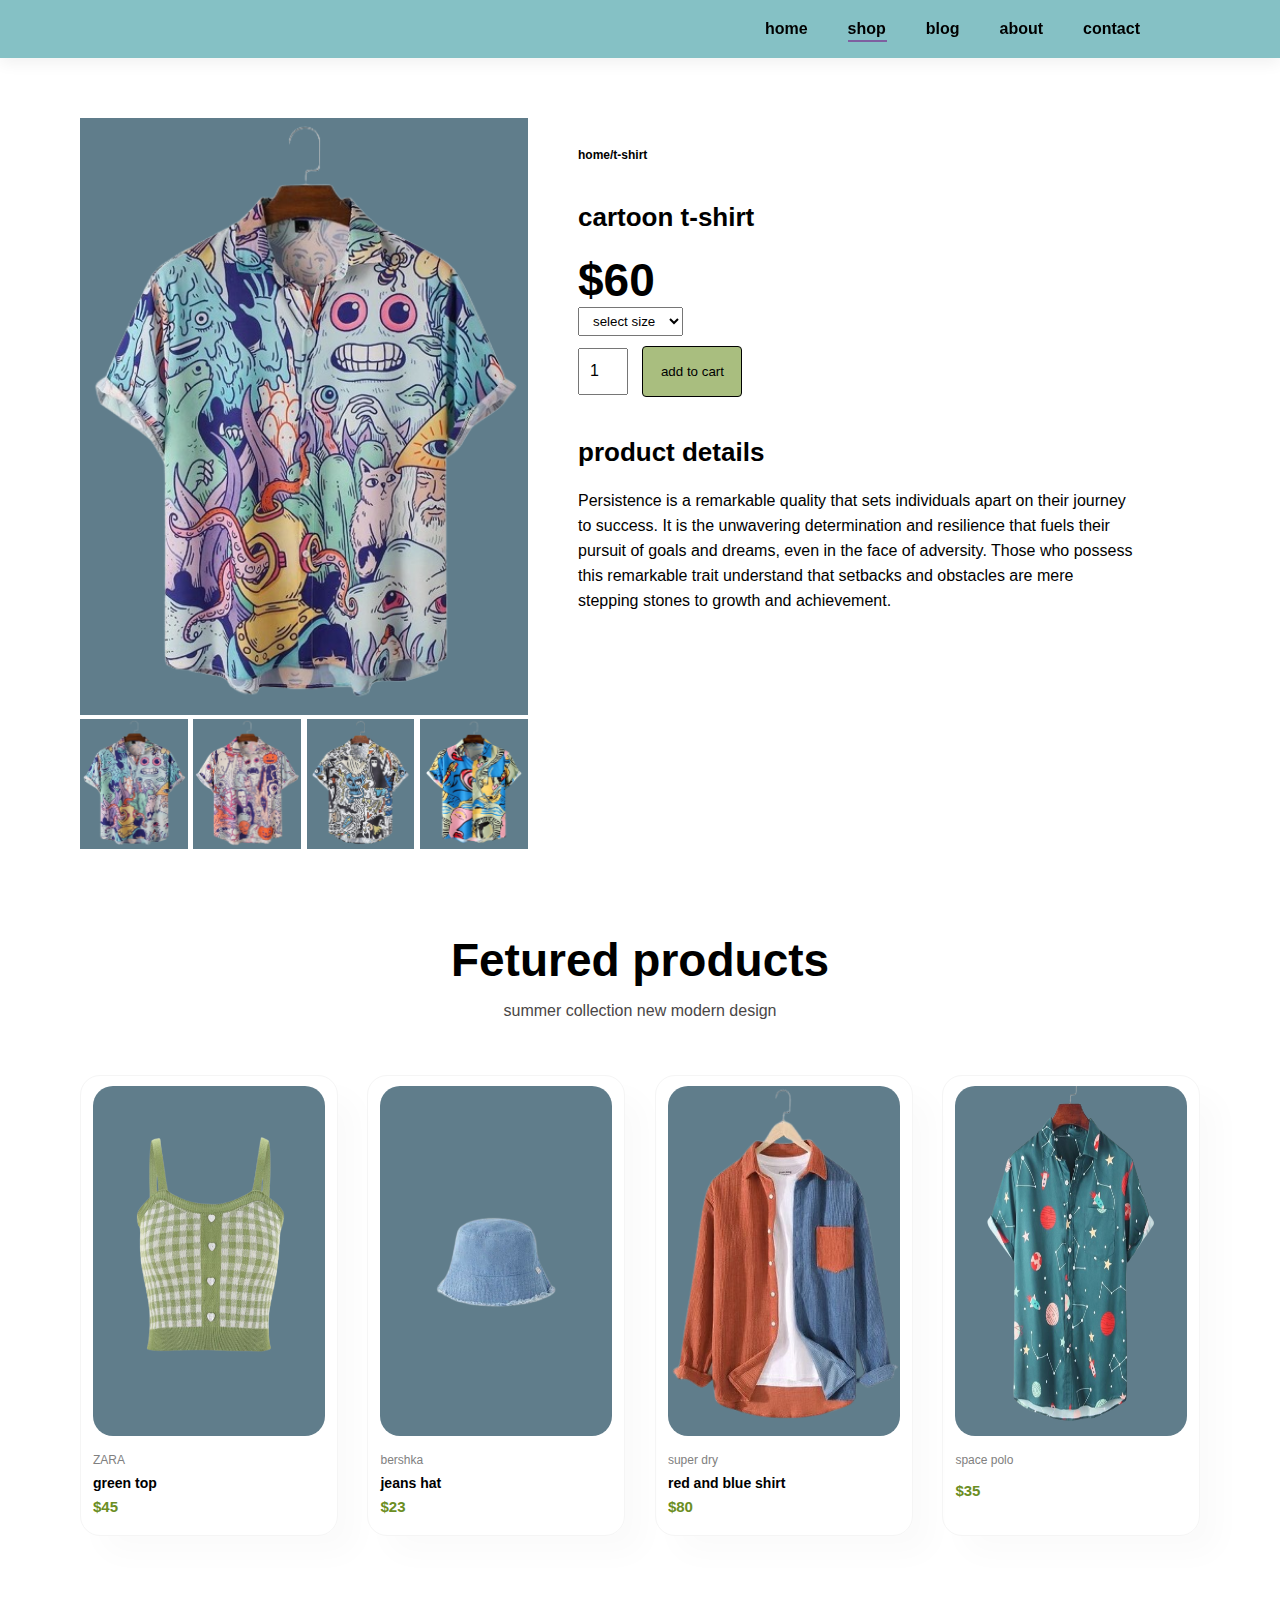
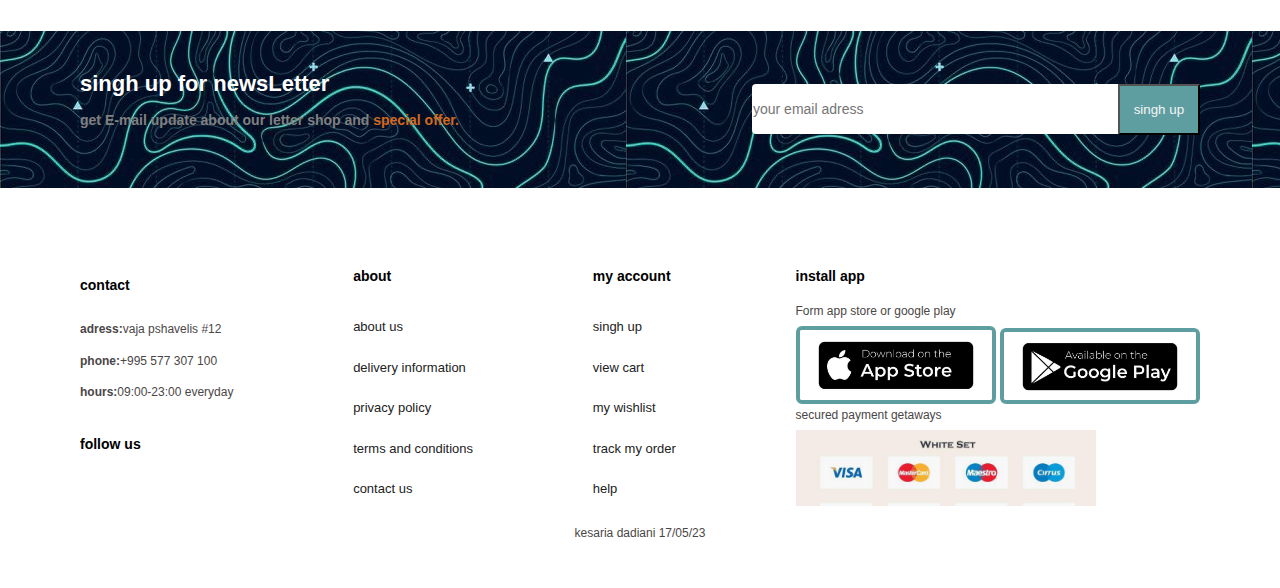
<file: sproduct.html>
<!DOCTYPE html>
<html lang="en">
  <head>
    <meta charset="UTF-8" />
    <meta http-equiv="X-UA-Compatible" content="IE=edge" />
    <meta name="viewport" content="width=device-width, initial-scale=1.0" />
    <title>The Outlet Spot</title>
    <link rel="stylesheet" href="./style.css" />
    <link
      rel="stylesheet"
      href="https://cdnjs.cloudflare.com/ajax/libs/font-awesome/6.4.0/css/all.min.css"
      integrity="sha512-iecdLmaskl7CVkqkXNQ/ZH/XLlvWZOJyj7Yy7tcenmpD1ypASozpmT/E0iPtmFIB46ZmdtAc9eNBvH0H/ZpiBw=="
      crossorigin="anonymous"
      referrerpolicy="no-referrer"
    />
  </head>
  <body>
    <section id="header">
      <a href="#"><i class="fa-brands fa-shopify"></i></a>

      <div>
        <ul id="navbar">
          <li><a  href="index.html">home</a></li>
          <li><a class="act href="shop.html">shop</a></li>
          <li><a href="blog.html">blog</a></li>
          <li><a href="about.html">about</a></li>
          <li><a href="contact.html">contact</a></li>
          <li>
            <a href="cart.html"
              ><i class="fa-sharp fa-solid fa-cart-shopping"></i
            ></a>
          </li>
        </ul>
      </div>
    </section>

    <section id="prodetals" class="section-p1">
 <div class="singleproimage">
            <img src="polo1.png" alt="" width="100%" id="MainImg">

<div class="small-image-group">  
   <div class="small-image-colum">
        <img src="polo1.png" alt="" width="100%" class="small-image"> 
    </div>
    <div class="small-image-colum">
        <img src="cartun1.png" alt="" width="100%" class="small-image"> 
    </div>
    <div class="small-image-colum">
        <img src="cartun2.png" alt="" width="100%" class="small-image"> 
    </div>
    <div class="small-image-colum">
        <img src="cartun3.png" alt="" width="100%" class="small-image"> 
    </div>
  

 </div>
        </div>



        <div class="single-draw-details">
            <h6>home/t-shirt</h6>
            <h4>cartoon t-shirt</h4>
            <h2>$60</h2>
            <select >
                <option >select size</option>
                <option >XL</option>
                <option >XXL</option>
                <option >S</option>
                <option >XS</option>
            </select>
            <input type="number" value="1">
            <button>add to cart</button>
            <h4>product details</h4>
            <span>
                Persistence is a remarkable 
                quality that sets individuals apart 
                on their journey to success. It is the
                 unwavering determination and resilience that fuels their pursuit of goals and dreams, even in the face of adversity. Those who possess this remarkable trait understand that setbacks and obstacles are mere stepping stones to growth and achievement.
            </span>
        </div>
    </section>


    <section id="product1" class="section-p1">
        <h2>Fetured products</h2>
        <p>summer collection new modern design</p>
        <div class="procont">
          <div class="pro">
            <img src="top18.png" alt="" />
            <div class="imgpol">
              <span>ZARA</span>
              <h5>green top</h5>
              <div class="star5">
                <i class="fas fa-star"></i>
                <i class="fas fa-star"></i>
                <i class="fas fa-star"></i>
                <i class="fas fa-star"></i>
                <i class="fas fa-star"></i>
              </div>
              <h4>$45</h4>
            </div>
            <a href="#"><i class="fa-solid fa-cart-shopping" class="cart"></i></a>
          </div>
          <div class="pro">
            <img src="hat5.png" alt="" />
            <div class="imgpol">
              <span>bershka</span>
              <h5>jeans hat</h5>
              <div class="star5">
                <i class="fas fa-star"></i>
                <i class="fas fa-star"></i>
                <i class="fas fa-star"></i>
                <i class="fas fa-star"></i>
                <i class="fas fa-star"></i>
              </div>
              <h4>$23</h4>
            </div>
            <a href="#"><i class="fa-solid fa-cart-shopping" class="cart"></i></a>
          </div>
  
          <div class="pro">
            <img src="redandblue.png" alt="" />
            <div class="imgpol">
              <span>super dry</span>
              <h5>red and blue shirt</h5>
              <div class="star5">
                <i class="fas fa-star"></i>
                <i class="fas fa-star"></i>
                <i class="fas fa-star"></i>
                <i class="fas fa-star"></i>
                <i class="fas fa-star"></i>
              </div>
              <h4>$80</h4>
            </div>
            <a href="#"><i class="fa-solid fa-cart-shopping" class="cart"></i></a>
          </div>
          <div class="pro">
            <img src="spacetshirt.png" alt="" height="350" />
            <div class="imgpol">
              <span>space polo</span>
              <h5></h5>
              <div class="star5">
                <i class="fas fa-star"></i>
                <i class="fas fa-star"></i>
                <i class="fas fa-star"></i>
                <i class="fas fa-star"></i>
                <i class="fas fa-star"></i>
              </div>
              <h4>$35</h4>
            </div>
            <a href="#"><i class="fa-solid fa-cart-shopping" class="cart"></i></a>
          </div>
       
        </div>
      </section>
  
    
    <section id="newsletter" class="section-p1 section-m1">
        <div class="newster">
          <h4>singh up for newsLetter</h4>
          <p>
            get E-mail update about our letter shop and
            <span>special offer.</span>
          </p>
        </div>
        <div class="form">
          <input type="text" placeholder="your email adress" />
          <button class="normal">singh up</button>
        </div>
      </section>

    <footer class="section-p1">
      <div class="col">
        <i class="fa-brands fa-shopify"></i>
        <h4>contact</h4>
        <p><strong>adress:</strong>vaja pshavelis #12</p>
        <p><strong>phone:</strong>+995 577 307 100</p>
        <p><strong>hours:</strong>09:00-23:00 everyday</p>

        <div class="follow">
          <h4>follow us</h4>
          <div class="icon">
            <i class="fa-brands fa-facebook"></i>
            <i class="fa-brands fa-twitter"></i>
            <i class="fa-brands fa-pinterest"></i>
            <i class="fa-brands fa-instagram"></i>
            <i class="fa-brands fa-youtube"></i>
          </div>
        </div>
      </div>

      <div class="col">
        <h4>about</h4>
        <a href="#">about us</a>
        <a href="#">delivery information</a>
        <a href="#">privacy policy</a>
        <a href="#">terms and conditions</a>
        <a href="#">contact us</a>
      </div>
      <div class="col">
        <h4>my account</h4>
        <a href="#">singh up</a>
        <a href="#"> view cart</a>
        <a href="#">my wishlist</a>
        <a href="#">track my order</a>
        <a href="#">help</a>
      </div>

      <div class="col install">
        <h4>install app</h4>
        <p>Form app store or google play</p>
        <div class="row">
          <img src="applol.jpg" alt="" />
          <img src="apppls.jpg" alt="" />
        </div>
        <p>secured payment getaways</p>
        <img src="terminal.jpg" alt="" width="300px" />
      </div>
      <div class="copyright">
        <p>kesaria dadiani 17/05/23</p>
      </div>
    </footer>

<script>
    var MainImg =document.getElementById("MainImg");
    var smallimg =document.getElementsByClassName ("small-image");


    smallimg[0].onclick = function(){
        MainImg.src = smallimg[0].src;
    }
    smallimg[1].onclick = function(){
        MainImg.src = smallimg[1].src;
    }
    smallimg[2].onclick = function(){
        MainImg.src = smallimg[2].src;
    }
    smallimg[3].onclick = function(){
        MainImg.src = smallimg[3].src;
    }
</script>


    <script src="./app.js"></script>
  </body>
</html>
</file>
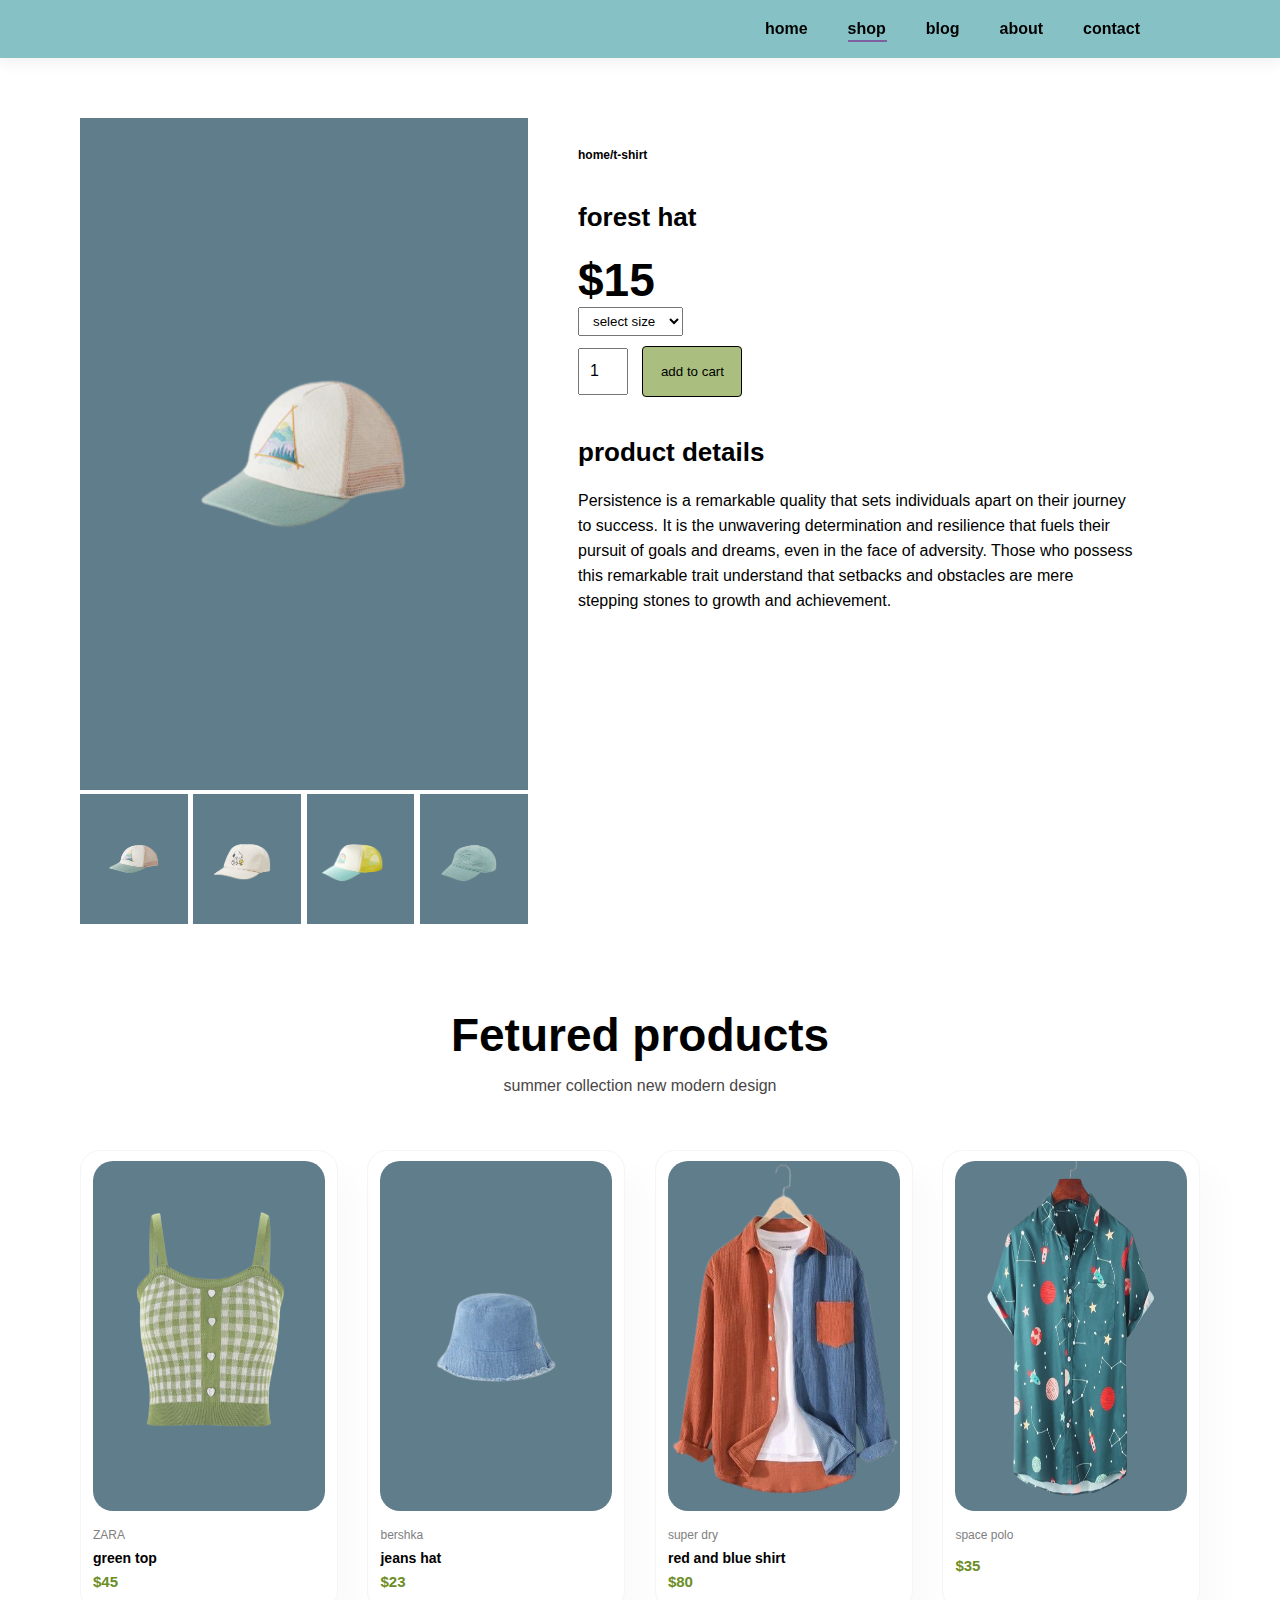
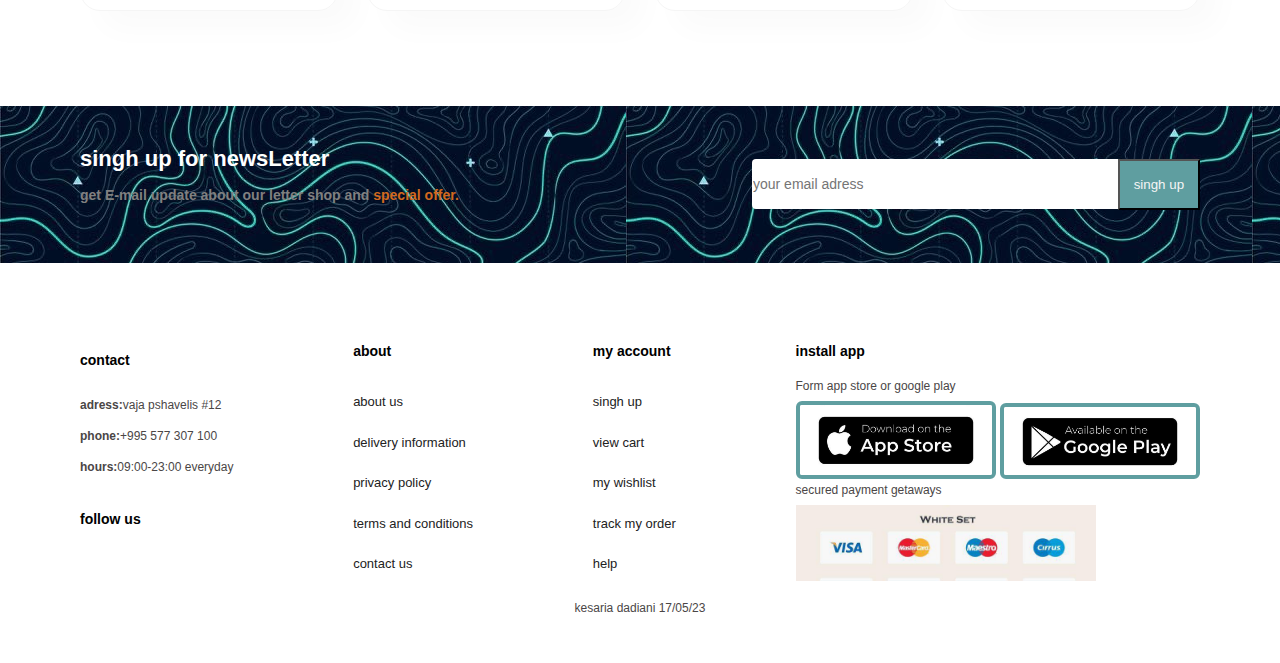
<file: sprrprprpp.html>
<!DOCTYPE html>
<html lang="en">
  <head>
    <meta charset="UTF-8" />
    <meta http-equiv="X-UA-Compatible" content="IE=edge" />
    <meta name="viewport" content="width=device-width, initial-scale=1.0" />
    <title>The Outlet Spot</title>
    <link rel="stylesheet" href="./style.css" />
    <link
      rel="stylesheet"
      href="https://cdnjs.cloudflare.com/ajax/libs/font-awesome/6.4.0/css/all.min.css"
      integrity="sha512-iecdLmaskl7CVkqkXNQ/ZH/XLlvWZOJyj7Yy7tcenmpD1ypASozpmT/E0iPtmFIB46ZmdtAc9eNBvH0H/ZpiBw=="
      crossorigin="anonymous"
      referrerpolicy="no-referrer"
    />
  </head>
  <body>
    <section id="header">
      <a href="#"><i class="fa-brands fa-shopify"></i></a>

      <div>
        <ul id="navbar">
          <li><a  href="index.html">home</a></li>
          <li><a class="act " href="shop.html">shop</a></li>
          <li><a href="blog.html">blog</a></li>
          <li><a href="about.html">about</a></li>
          <li><a href="contact.html">contact</a></li>
          <li>
            <a href="cart.html"
              ><i class="fa-sharp fa-solid fa-cart-shopping"></i
            ></a>
          </li>
        </ul>
      </div>
    </section>

    <section id="prodetals" class="section-p1">
 <div class="singleproimage">
            <img src="hat2-removebg-preview.png" alt="" width="100%" id="MainImg">

<div class="small-image-group">  
   <div class="small-image-colum">
        <img src="hat2-removebg-preview.png" alt="" width="100%"  height="143px" class="small-image"> 
    </div>
    <div class="small-image-colum">
        <img src="kuurkio3.png" alt="" width="100%" class="small-image"> 
    </div>
    <div class="small-image-colum">
        <img src="kurkio44.png" alt="" width="100%" class="small-image"> 
    </div>
    <div class="small-image-colum">
        <img src="kurkio2.png" alt="" width="100%" class="small-image"> 
    </div>
  

 </div>
        </div>



        <div class="single-draw-details">
            <h6>home/t-shirt</h6>
            <h4>forest hat</h4>
            <h2>$15</h2>
            <select >
                <option >select size</option>
                <option >XL</option>
                <option >XXL</option>
                <option >S</option>
                <option >XS</option>
            </select>
            <input type="number" value="1">
            <button>add to cart</button>
            <h4>product details</h4>
            <span>
                Persistence is a remarkable 
                quality that sets individuals apart 
                on their journey to success. It is the
                 unwavering determination and resilience that fuels their pursuit of goals and dreams, even in the face of adversity. Those who possess this remarkable trait understand that setbacks and obstacles are mere stepping stones to growth and achievement.
            </span>
        </div>
    </section>


    <section id="product1" class="section-p1">
        <h2>Fetured products</h2>
        <p>summer collection new modern design</p>
        <div class="procont">
          <div class="pro">
            <img src="top18.png" alt="" />
            <div class="imgpol">
              <span>ZARA</span>
              <h5>green top</h5>
              <div class="star5">
                <i class="fas fa-star"></i>
                <i class="fas fa-star"></i>
                <i class="fas fa-star"></i>
                <i class="fas fa-star"></i>
                <i class="fas fa-star"></i>
              </div>
              <h4>$45</h4>
            </div>
            <a href="#"><i class="fa-solid fa-cart-shopping" class="cart"></i></a>
          </div>
          <div class="pro">
            <img src="hat5.png" alt="" />
            <div class="imgpol">
              <span>bershka</span>
              <h5>jeans hat</h5>
              <div class="star5">
                <i class="fas fa-star"></i>
                <i class="fas fa-star"></i>
                <i class="fas fa-star"></i>
                <i class="fas fa-star"></i>
                <i class="fas fa-star"></i>
              </div>
              <h4>$23</h4>
            </div>
            <a href="#"><i class="fa-solid fa-cart-shopping" class="cart"></i></a>
          </div>
  
          <div class="pro">
            <img src="redandblue.png" alt="" />
            <div class="imgpol">
              <span>super dry</span>
              <h5>red and blue shirt</h5>
              <div class="star5">
                <i class="fas fa-star"></i>
                <i class="fas fa-star"></i>
                <i class="fas fa-star"></i>
                <i class="fas fa-star"></i>
                <i class="fas fa-star"></i>
              </div>
              <h4>$80</h4>
            </div>
            <a href="#"><i class="fa-solid fa-cart-shopping" class="cart"></i></a>
          </div>
          <div class="pro">
            <img src="spacetshirt.png" alt="" height="350" />
            <div class="imgpol">
              <span>space polo</span>
              <h5></h5>
              <div class="star5">
                <i class="fas fa-star"></i>
                <i class="fas fa-star"></i>
                <i class="fas fa-star"></i>
                <i class="fas fa-star"></i>
                <i class="fas fa-star"></i>
              </div>
              <h4>$35</h4>
            </div>
            <a href="#"><i class="fa-solid fa-cart-shopping" class="cart"></i></a>
          </div>
       
        </div>
      </section>
  
    
    <section id="newsletter" class="section-p1 section-m1">
        <div class="newster">
          <h4>singh up for newsLetter</h4>
          <p>
            get E-mail update about our letter shop and
            <span>special offer.</span>
          </p>
        </div>
        <div class="form">
          <input type="text" placeholder="your email adress" />
          <button class="normal">singh up</button>
        </div>
      </section>

    <footer class="section-p1">
      <div class="col">
        <i class="fa-brands fa-shopify"></i>
        <h4>contact</h4>
        <p><strong>adress:</strong>vaja pshavelis #12</p>
        <p><strong>phone:</strong>+995 577 307 100</p>
        <p><strong>hours:</strong>09:00-23:00 everyday</p>

        <div class="follow">
          <h4>follow us</h4>
          <div class="icon">
            <i class="fa-brands fa-facebook"></i>
            <i class="fa-brands fa-twitter"></i>
            <i class="fa-brands fa-pinterest"></i>
            <i class="fa-brands fa-instagram"></i>
            <i class="fa-brands fa-youtube"></i>
          </div>
        </div>
      </div>

      <div class="col">
        <h4>about</h4>
        <a href="#">about us</a>
        <a href="#">delivery information</a>
        <a href="#">privacy policy</a>
        <a href="#">terms and conditions</a>
        <a href="#">contact us</a>
      </div>
      <div class="col">
        <h4>my account</h4>
        <a href="#">singh up</a>
        <a href="#"> view cart</a>
        <a href="#">my wishlist</a>
        <a href="#">track my order</a>
        <a href="#">help</a>
      </div>

      <div class="col install">
        <h4>install app</h4>
        <p>Form app store or google play</p>
        <div class="row">
          <img src="applol.jpg" alt="" />
          <img src="apppls.jpg" alt="" />
        </div>
        <p>secured payment getaways</p>
        <img src="terminal.jpg" alt="" width="300px" />
      </div>
      <div class="copyright">
        <p>kesaria dadiani 17/05/23</p>
      </div>
    </footer>

<script>
    var MainImg =document.getElementById("MainImg");
    var smallimg =document.getElementsByClassName ("small-image");


    smallimg[0].onclick = function(){
        MainImg.src = smallimg[0].src;
    }
    smallimg[1].onclick = function(){
        MainImg.src = smallimg[1].src;
    }
    smallimg[2].onclick = function(){
        MainImg.src = smallimg[2].src;
    }
    smallimg[3].onclick = function(){
        MainImg.src = smallimg[3].src;
    }
</script>


    <script src="./app.js"></script>
  </body>
</html>
</file>
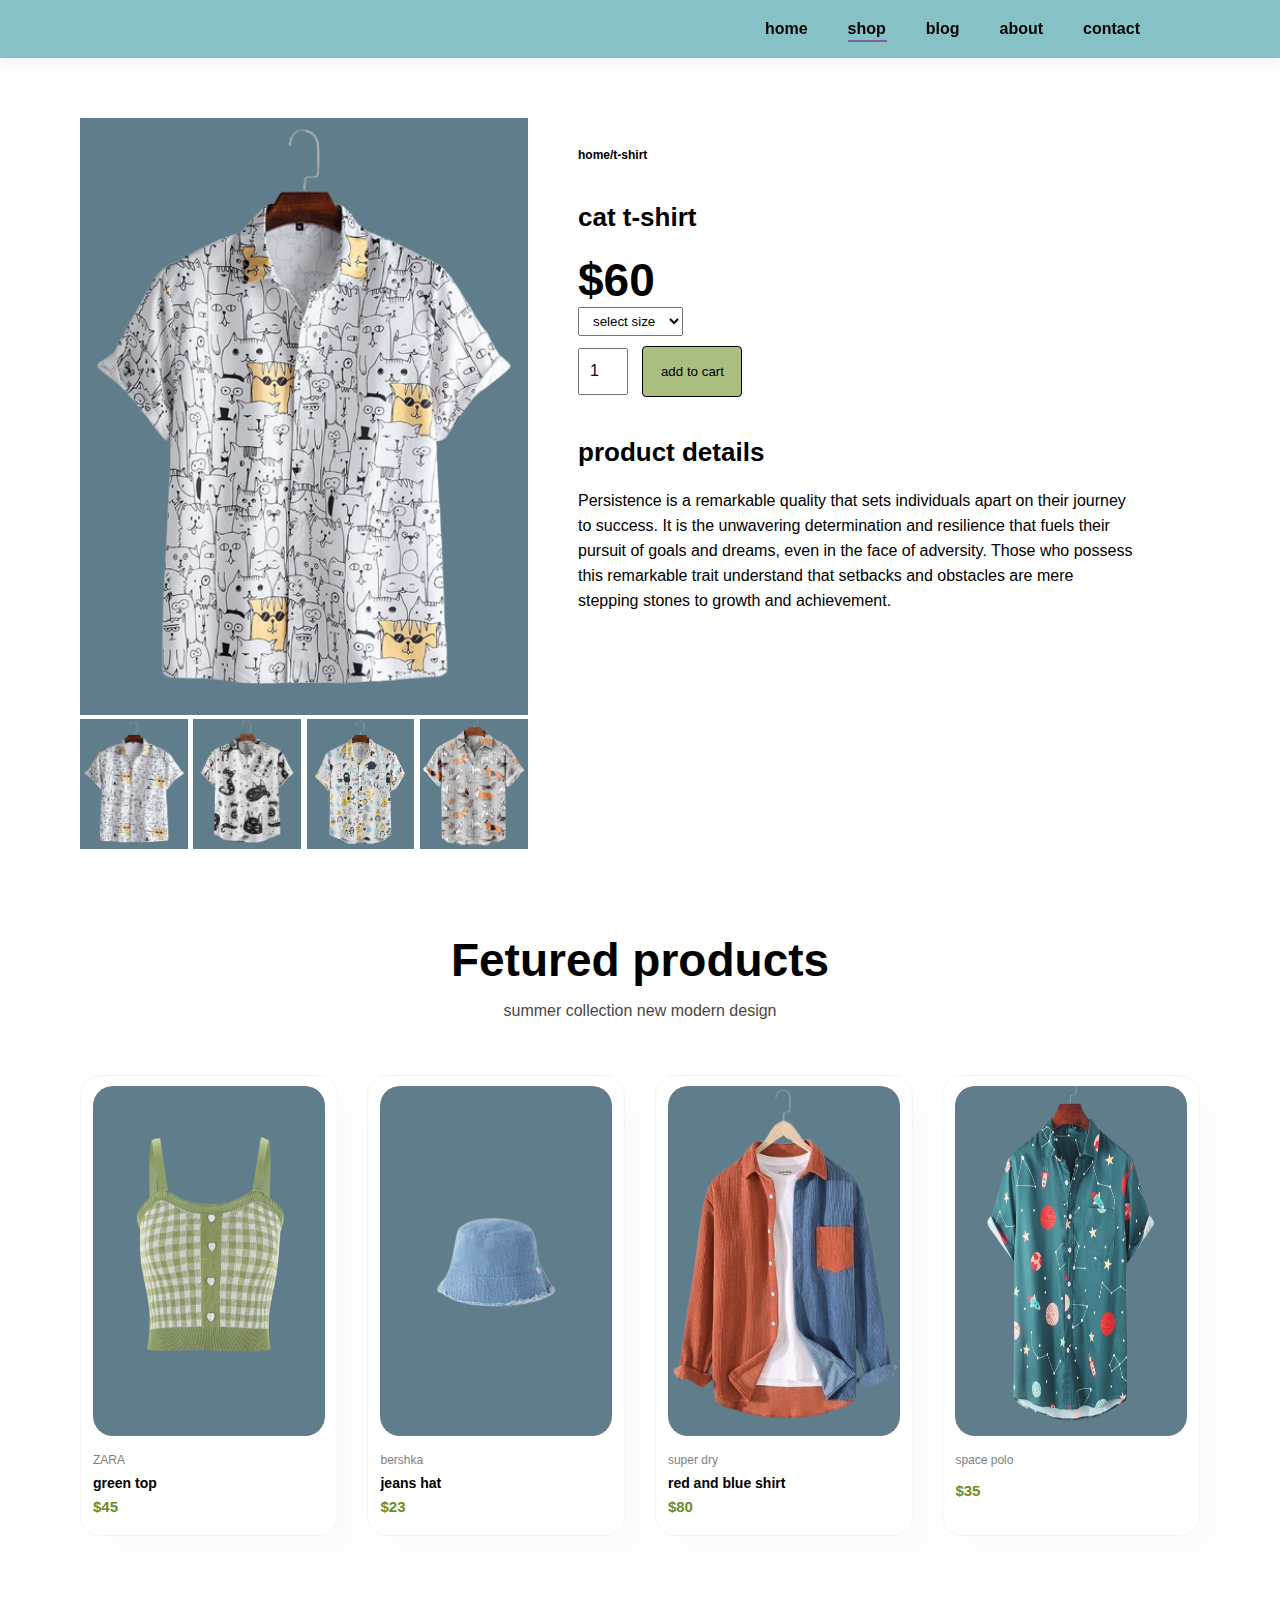
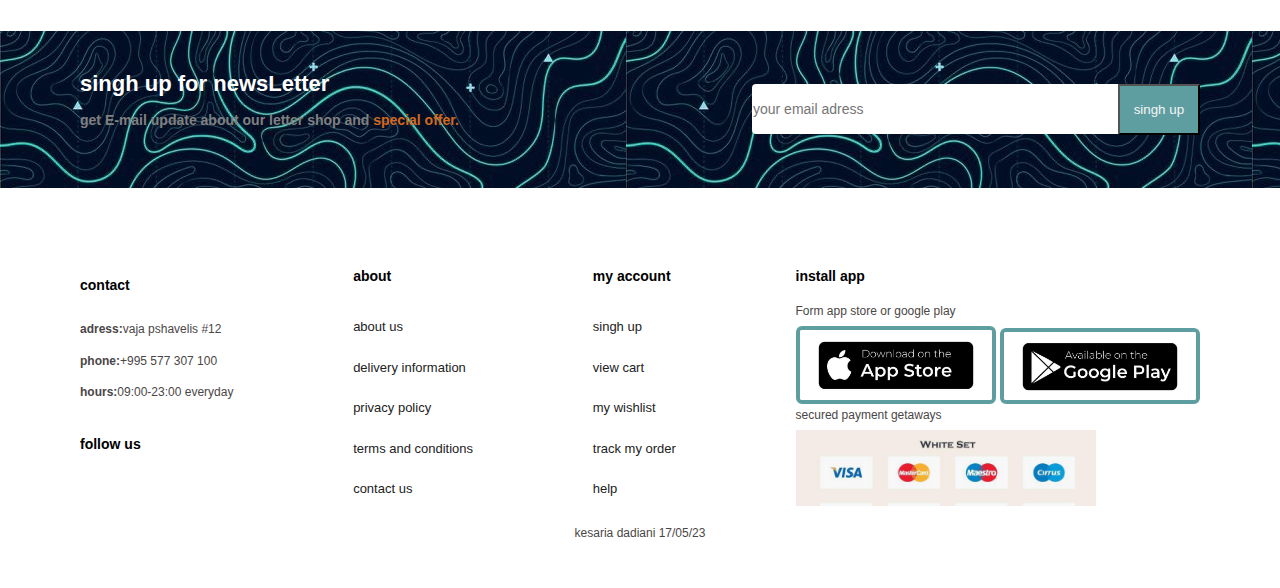
<file: srodis.html>
<!DOCTYPE html>
<html lang="en">
  <head>
    <meta charset="UTF-8" />
    <meta http-equiv="X-UA-Compatible" content="IE=edge" />
    <meta name="viewport" content="width=device-width, initial-scale=1.0" />
    <title>The Outlet Spot</title>
    <link rel="stylesheet" href="./style.css" />
    <link
      rel="stylesheet"
      href="https://cdnjs.cloudflare.com/ajax/libs/font-awesome/6.4.0/css/all.min.css"
      integrity="sha512-iecdLmaskl7CVkqkXNQ/ZH/XLlvWZOJyj7Yy7tcenmpD1ypASozpmT/E0iPtmFIB46ZmdtAc9eNBvH0H/ZpiBw=="
      crossorigin="anonymous"
      referrerpolicy="no-referrer"
    />
  </head>
  <body>
    <section id="header">
      <a href="#"><i class="fa-brands fa-shopify"></i></a>

      <div>
        <ul id="navbar">
          <li><a  href="index.html">home</a></li>
          <li><a class="act" href="shop.html">shop</a></li>
          <li><a href="blog.html">blog</a></li>
          <li><a href="about.html">about</a></li>
          <li><a href="contact.html">contact</a></li>
          <li>
            <a href="cart.html"
              ><i class="fa-sharp fa-solid fa-cart-shopping"></i
            ></a>
          </li>
        </ul>
      </div>
    </section>

    <section id="prodetals" class="section-p1">
 <div class="singleproimage">
            <img src="polo2-removebg-preview.png" alt="" width="100%" id="Main-Img">

<div class="small-image-group">  
   <div class="small-image-colum">
        <img src="polo2-removebg-preview.png" alt="" width="100%" class="smallimage"> 
    </div>
    <div class="small-image-colum">
        <img src="catppol1.png" alt="" width="100%" class="smallimage"> 
    </div>
    <div class="small-image-colum">
        <img src="catpol2.png" alt="" width="100%" class="smallimage"> 
    </div>
    <div class="small-image-colum">
        <img src="catpol3.png" alt="" width="100%" class="smallimage"> 
    </div>
  

 </div>
        </div>



        <div class="single-draw-details">
            <h6>home/t-shirt</h6>
            <h4>cat t-shirt</h4>
            <h2>$60</h2>
            <select >
                <option >select size</option>
                <option >XL</option>
                <option >XXL</option>
                <option >S</option>
                <option >XS</option>
            </select>
            <input type="number" value="1">
            <button>add to cart</button>
            <h4>product details</h4>
            <span>
                Persistence is a remarkable 
                quality that sets individuals apart 
                on their journey to success. It is the
                 unwavering determination and resilience that fuels their pursuit of goals and dreams, even in the face of adversity. Those who possess this remarkable trait understand that setbacks and obstacles are mere stepping stones to growth and achievement.
            </span>
        </div>
    </section>


    <section id="product1" class="section-p1">
        <h2>Fetured products</h2>
        <p>summer collection new modern design</p>
        <div class="procont">
          <div class="pro">
            <img src="top18.png" alt="" />
            <div class="imgpol">
              <span>ZARA</span>
              <h5>green top</h5>
              <div class="star5">
                <i class="fas fa-star"></i>
                <i class="fas fa-star"></i>
                <i class="fas fa-star"></i>
                <i class="fas fa-star"></i>
                <i class="fas fa-star"></i>
              </div>
              <h4>$45</h4>
            </div>
            <a href="#"><i class="fa-solid fa-cart-shopping" class="cart"></i></a>
          </div>
          <div class="pro">
            <img src="hat5.png" alt="" />
            <div class="imgpol">
              <span>bershka</span>
              <h5>jeans hat</h5>
              <div class="star5">
                <i class="fas fa-star"></i>
                <i class="fas fa-star"></i>
                <i class="fas fa-star"></i>
                <i class="fas fa-star"></i>
                <i class="fas fa-star"></i>
              </div>
              <h4>$23</h4>
            </div>
            <a href="#"><i class="fa-solid fa-cart-shopping" class="cart"></i></a>
          </div>
  
          <div class="pro">
            <img src="redandblue.png" alt="" />
            <div class="imgpol">
              <span>super dry</span>
              <h5>red and blue shirt</h5>
              <div class="star5">
                <i class="fas fa-star"></i>
                <i class="fas fa-star"></i>
                <i class="fas fa-star"></i>
                <i class="fas fa-star"></i>
                <i class="fas fa-star"></i>
              </div>
              <h4>$80</h4>
            </div>
            <a href="#"><i class="fa-solid fa-cart-shopping" class="cart"></i></a>
          </div>
          <div class="pro">
            <img src="spacetshirt.png" alt="" height="350" />
            <div class="imgpol">
              <span>space polo</span>
              <h5></h5>
              <div class="star5">
                <i class="fas fa-star"></i>
                <i class="fas fa-star"></i>
                <i class="fas fa-star"></i>
                <i class="fas fa-star"></i>
                <i class="fas fa-star"></i>
              </div>
              <h4>$35</h4>
            </div>
            <a href="#"><i class="fa-solid fa-cart-shopping" class="cart"></i></a>
          </div>
       
        </div>
      </section>
  
    
    <section id="newsletter" class="section-p1 section-m1">
        <div class="newster">
          <h4>singh up for newsLetter</h4>
          <p>
            get E-mail update about our letter shop and
            <span>special offer.</span>
          </p>
        </div>
        <div class="form">
          <input type="text" placeholder="your email adress" />
          <button class="normal">singh up</button>
        </div>
      </section>

    <footer class="section-p1">
      <div class="col">
        <i class="fa-brands fa-shopify"></i>
        <h4>contact</h4>
        <p><strong>adress:</strong>vaja pshavelis #12</p>
        <p><strong>phone:</strong>+995 577 307 100</p>
        <p><strong>hours:</strong>09:00-23:00 everyday</p>

        <div class="follow">
          <h4>follow us</h4>
          <div class="icon">
            <i class="fa-brands fa-facebook"></i>
            <i class="fa-brands fa-twitter"></i>
            <i class="fa-brands fa-pinterest"></i>
            <i class="fa-brands fa-instagram"></i>
            <i class="fa-brands fa-youtube"></i>
          </div>
        </div>
      </div>

      <div class="col">
        <h4>about</h4>
        <a href="#">about us</a>
        <a href="#">delivery information</a>
        <a href="#">privacy policy</a>
        <a href="#">terms and conditions</a>
        <a href="#">contact us</a>
      </div>
      <div class="col">
        <h4>my account</h4>
        <a href="#">singh up</a>
        <a href="#"> view cart</a>
        <a href="#">my wishlist</a>
        <a href="#">track my order</a>
        <a href="#">help</a>
      </div>

      <div class="col install">
        <h4>install app</h4>
        <p>Form app store or google play</p>
        <div class="row">
          <img src="applol.jpg" alt="" />
          <img src="apppls.jpg" alt="" />
        </div>
        <p>secured payment getaways</p>
        <img src="terminal.jpg" alt="" width="300px" />
      </div>
      <div class="copyright">
        <p>kesaria dadiani 17/05/23</p>
      </div>
    </footer>

<script>
    var MainImg =document.getElementById("Main-Img");
    var smallimg =document.getElementsByClassName ("smallimage");


    smallimg[0].onclick = function(){
        MainImg.src = smallimg[0].src;
    }
    smallimg[1].onclick = function(){
        MainImg.src = smallimg[1].src;
    }
    smallimg[2].onclick = function(){
        MainImg.src = smallimg[2].src;
    }
    smallimg[3].onclick = function(){
        MainImg.src = smallimg[3].src;
    }
</script>


    <script src="./app.js"></script>
  </body>
</html>
</file>
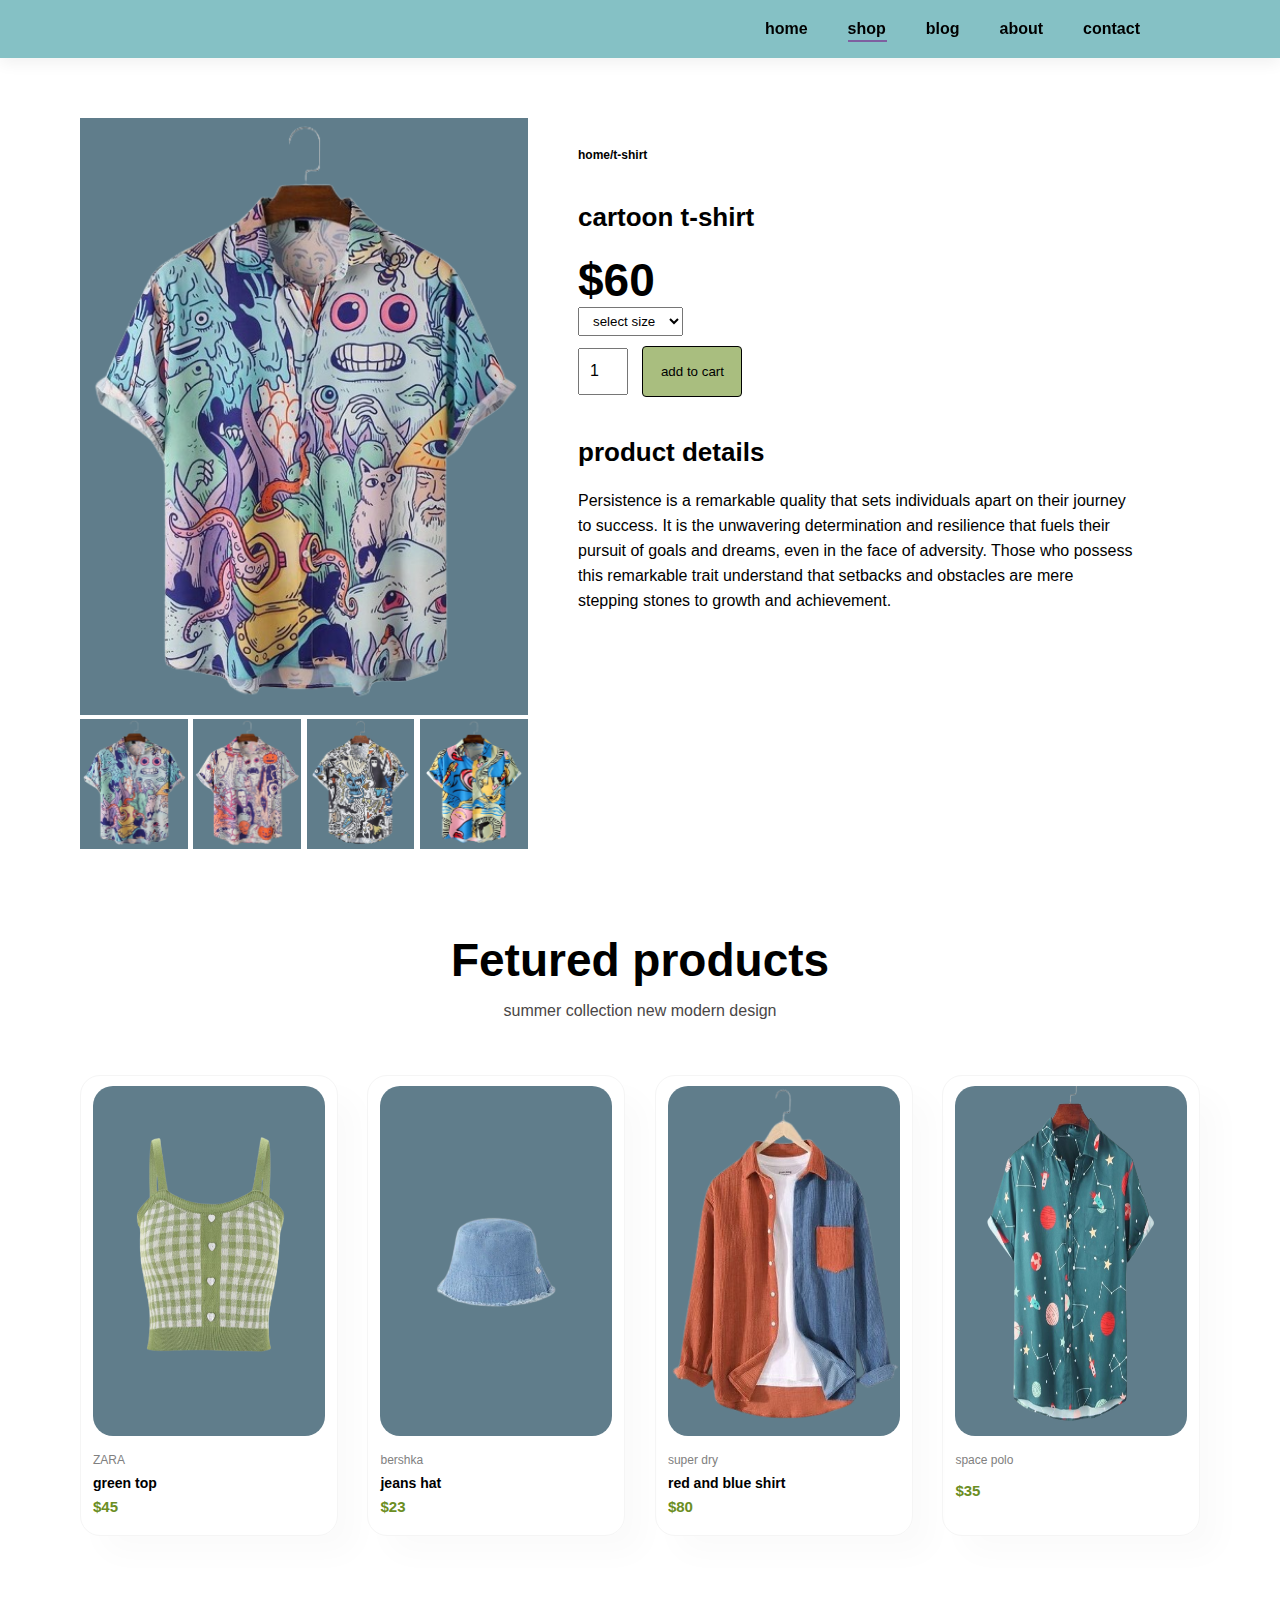
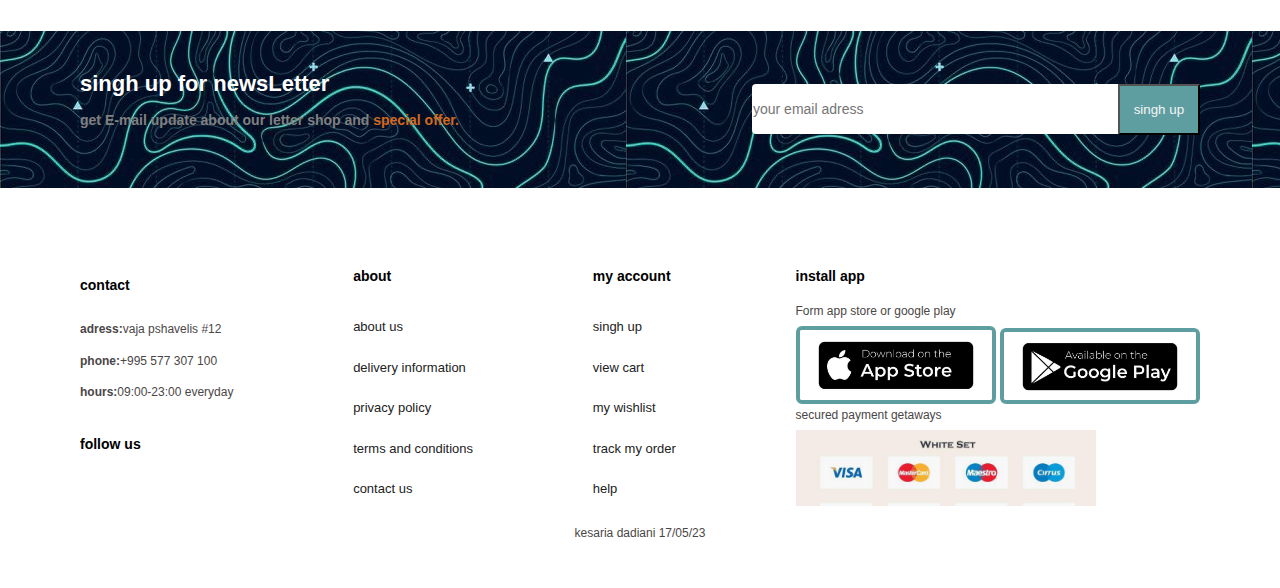
<file: sroom.html>
<!DOCTYPE html>
<html lang="en">
  <head>
    <meta charset="UTF-8" />
    <meta http-equiv="X-UA-Compatible" content="IE=edge" />
    <meta name="viewport" content="width=device-width, initial-scale=1.0" />
    <title>The Outlet Spot</title>
    <link rel="stylesheet" href="./style.css" />
    <link
      rel="stylesheet"
      href="https://cdnjs.cloudflare.com/ajax/libs/font-awesome/6.4.0/css/all.min.css"
      integrity="sha512-iecdLmaskl7CVkqkXNQ/ZH/XLlvWZOJyj7Yy7tcenmpD1ypASozpmT/E0iPtmFIB46ZmdtAc9eNBvH0H/ZpiBw=="
      crossorigin="anonymous"
      referrerpolicy="no-referrer"
    />
  </head>
  <body>
    <section id="header">
      <a href="#"><i class="fa-brands fa-shopify"></i></a>

      <div>
        <ul id="navbar">
          <li><a  href="index.html">home</a></li>
          <li><a class="act "href="shop.html">shop</a></li>
          <li><a href="blog.html">blog</a></li>
          <li><a href="about.html">about</a></li>
          <li><a href="contact.html">contact</a></li>
          <li>
            <a href="cart.html"
              ><i class="fa-sharp fa-solid fa-cart-shopping"></i
            ></a>
          </li>
        </ul>
      </div>
    </section>

    <section id="prodetals" class="section-p1">
 <div class="singleproimage">
            <img src="polo1.png" alt="" width="100%" id="Main-Img">

<div class="small-image-group">  
   <div class="small-image-colum">
        <img src="polo1.png" alt="" width="100%" class="small-image"> 
    </div>
    <div class="small-image-colum">
        <img src="cartun1.png" alt="" width="100%" class="small-image"> 
    </div>
    <div class="small-image-colum">
        <img src="cartun2.png" alt="" width="100%" class="small-image"> 
    </div>
    <div class="small-image-colum">
        <img src="cartun3.png" alt="" width="100%" class="small-image"> 
    </div>
  

 </div>
        </div>



        <div class="single-draw-details">
            <h6>home/t-shirt</h6>
            <h4>cartoon t-shirt</h4>
            <h2>$60</h2>
            <select >
                <option >select size</option>
                <option >XL</option>
                <option >XXL</option>
                <option >S</option>
                <option >XS</option>
            </select>
            <input type="number" value="1">
            <button>add to cart</button>
            <h4>product details</h4>
            <span>
                Persistence is a remarkable 
                quality that sets individuals apart 
                on their journey to success. It is the
                 unwavering determination and resilience that fuels their pursuit of goals and dreams, even in the face of adversity. Those who possess this remarkable trait understand that setbacks and obstacles are mere stepping stones to growth and achievement.
            </span>
        </div>
    </section>


    <section id="product1" class="section-p1">
        <h2>Fetured products</h2>
        <p>summer collection new modern design</p>
        <div class="procont">
          <div class="pro">
            <img src="top18.png" alt="" />
            <div class="imgpol">
              <span>ZARA</span>
              <h5>green top</h5>
              <div class="star5">
                <i class="fas fa-star"></i>
                <i class="fas fa-star"></i>
                <i class="fas fa-star"></i>
                <i class="fas fa-star"></i>
                <i class="fas fa-star"></i>
              </div>
              <h4>$45</h4>
            </div>
            <a href="#"><i class="fa-solid fa-cart-shopping" class="cart"></i></a>
          </div>
          <div class="pro">
            <img src="hat5.png" alt="" />
            <div class="imgpol">
              <span>bershka</span>
              <h5>jeans hat</h5>
              <div class="star5">
                <i class="fas fa-star"></i>
                <i class="fas fa-star"></i>
                <i class="fas fa-star"></i>
                <i class="fas fa-star"></i>
                <i class="fas fa-star"></i>
              </div>
              <h4>$23</h4>
            </div>
            <a href="#"><i class="fa-solid fa-cart-shopping" class="cart"></i></a>
          </div>
  
          <div class="pro">
            <img src="redandblue.png" alt="" />
            <div class="imgpol">
              <span>super dry</span>
              <h5>red and blue shirt</h5>
              <div class="star5">
                <i class="fas fa-star"></i>
                <i class="fas fa-star"></i>
                <i class="fas fa-star"></i>
                <i class="fas fa-star"></i>
                <i class="fas fa-star"></i>
              </div>
              <h4>$80</h4>
            </div>
            <a href="#"><i class="fa-solid fa-cart-shopping" class="cart"></i></a>
          </div>
          <div class="pro">
            <img src="spacetshirt.png" alt="" height="350" />
            <div class="imgpol">
              <span>space polo</span>
              <h5></h5>
              <div class="star5">
                <i class="fas fa-star"></i>
                <i class="fas fa-star"></i>
                <i class="fas fa-star"></i>
                <i class="fas fa-star"></i>
                <i class="fas fa-star"></i>
              </div>
              <h4>$35</h4>
            </div>
            <a href="#"><i class="fa-solid fa-cart-shopping" class="cart"></i></a>
          </div>
       
        </div>
      </section>
  
    
    <section id="newsletter" class="section-p1 section-m1">
        <div class="newster">
          <h4>singh up for newsLetter</h4>
          <p>
            get E-mail update about our letter shop and
            <span>special offer.</span>
          </p>
        </div>
        <div class="form">
          <input type="text" placeholder="your email adress" />
          <button class="normal">singh up</button>
        </div>
      </section>

    <footer class="section-p1">
      <div class="col">
        <i class="fa-brands fa-shopify"></i>
        <h4>contact</h4>
        <p><strong>adress:</strong>vaja pshavelis #12</p>
        <p><strong>phone:</strong>+995 577 307 100</p>
        <p><strong>hours:</strong>09:00-23:00 everyday</p>

        <div class="follow">
          <h4>follow us</h4>
          <div class="icon">
            <i class="fa-brands fa-facebook"></i>
            <i class="fa-brands fa-twitter"></i>
            <i class="fa-brands fa-pinterest"></i>
            <i class="fa-brands fa-instagram"></i>
            <i class="fa-brands fa-youtube"></i>
          </div>
        </div>
      </div>

      <div class="col">
        <h4>about</h4>
        <a href="#">about us</a>
        <a href="#">delivery information</a>
        <a href="#">privacy policy</a>
        <a href="#">terms and conditions</a>
        <a href="#">contact us</a>
      </div>
      <div class="col">
        <h4>my account</h4>
        <a href="#">singh up</a>
        <a href="#"> view cart</a>
        <a href="#">my wishlist</a>
        <a href="#">track my order</a>
        <a href="#">help</a>
      </div>

      <div class="col install">
        <h4>install app</h4>
        <p>Form app store or google play</p>
        <div class="row">
          <img src="applol.jpg" alt="" />
          <img src="apppls.jpg" alt="" />
        </div>
        <p>secured payment getaways</p>
        <img src="terminal.jpg" alt="" width="300px" />
      </div>
      <div class="copyright">
        <p>kesaria dadiani 17/05/23</p>
      </div>
    </footer>

<script>
    var MainImg =document.getElementById("Main-Img");
    var smallimg =document.getElementsByClassName ("small-image");


    smallimg[0].onclick = function(){
        MainImg.src = smallimg[0].src;
    }
    smallimg[1].onclick = function(){
        MainImg.src = smallimg[1].src;
    }
    smallimg[2].onclick = function(){
        MainImg.src = smallimg[2].src;
    }
    smallimg[3].onclick = function(){
        MainImg.src = smallimg[3].src;
    }
</script>


    <script src="./app.js"></script>
  </body>
</html>
</file>
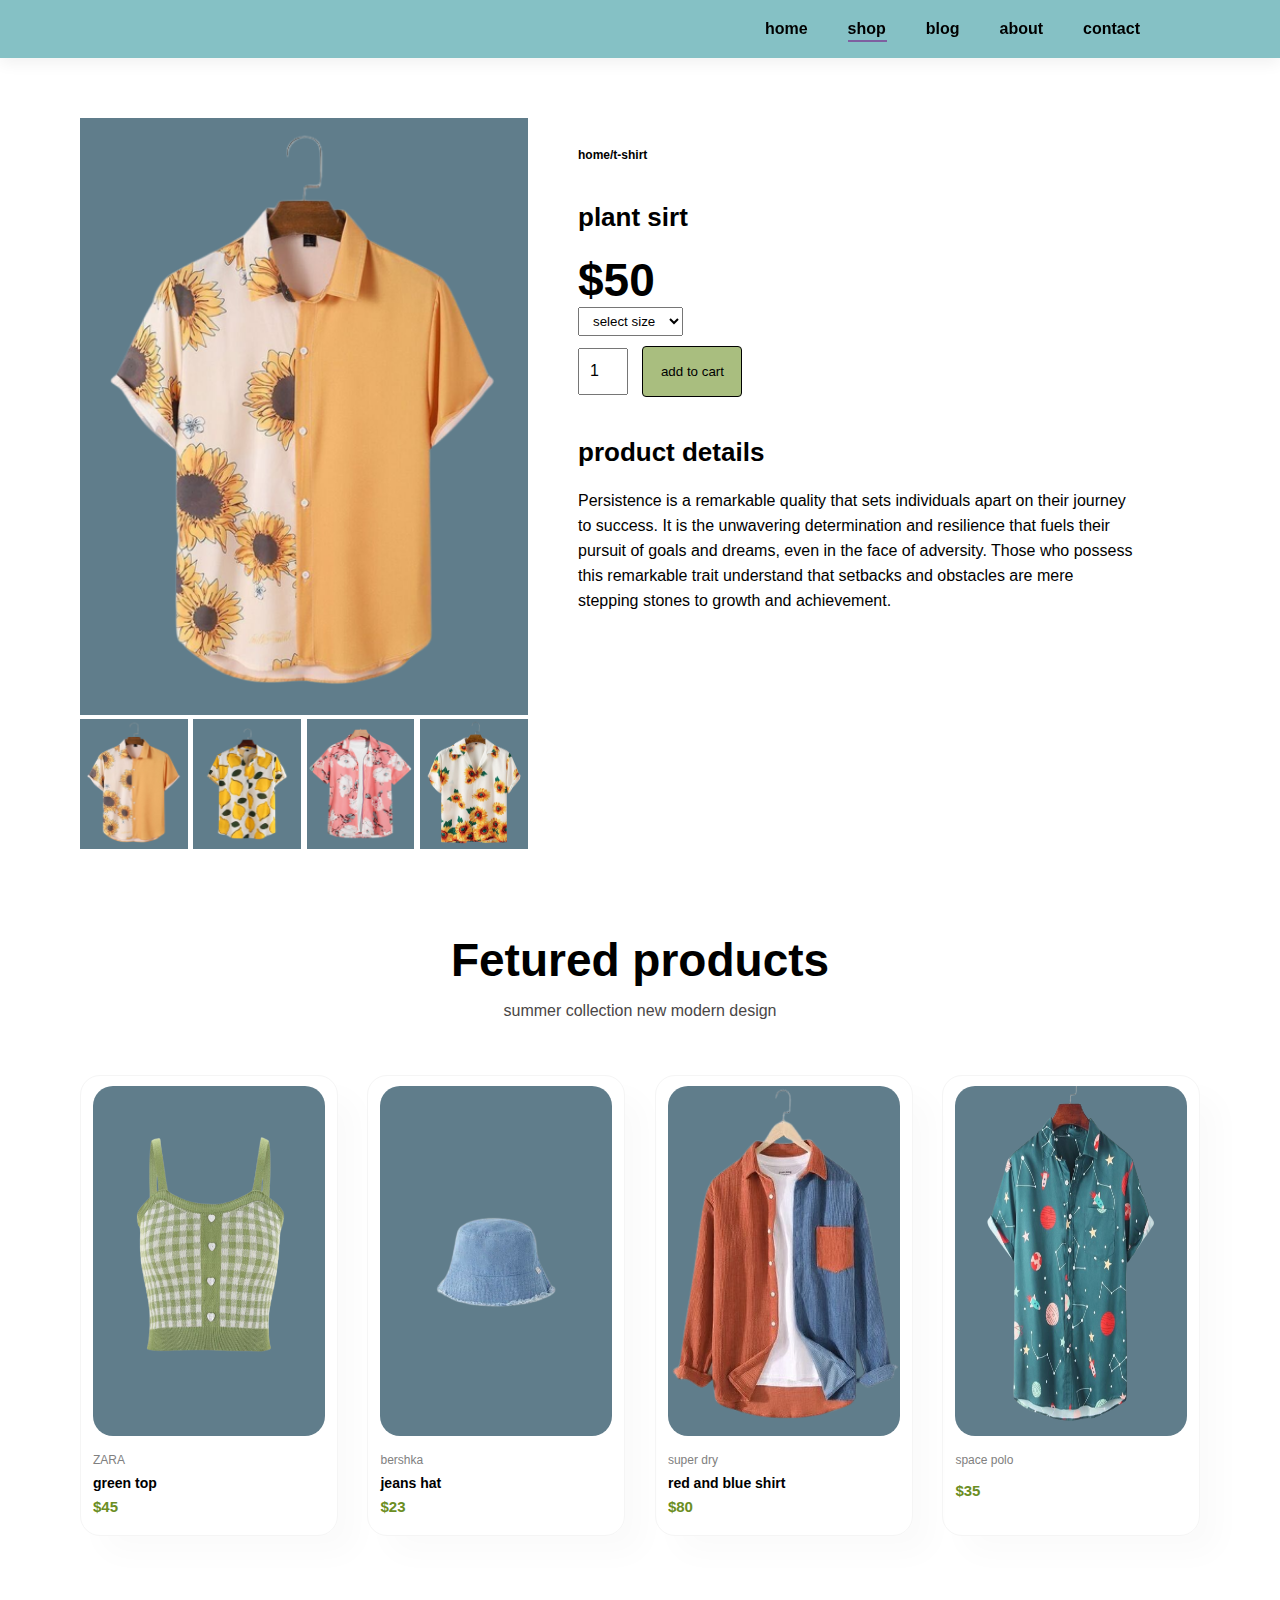
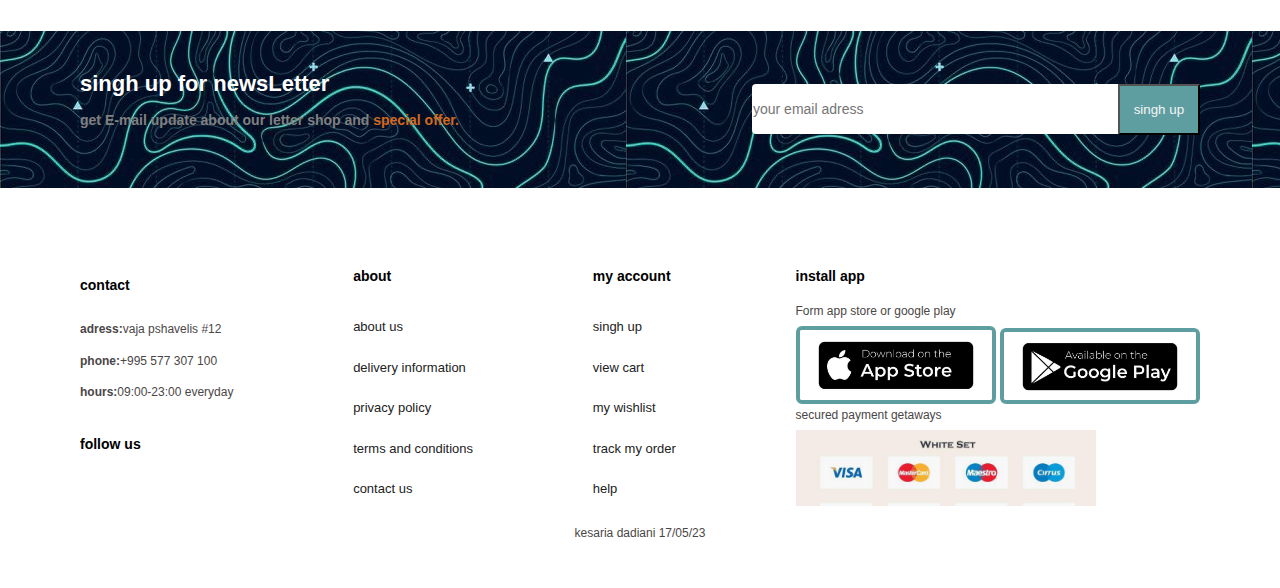
<file: srotrigo.html>
<!DOCTYPE html>
<html lang="en">
  <head>
    <meta charset="UTF-8" />
    <meta http-equiv="X-UA-Compatible" content="IE=edge" />
    <meta name="viewport" content="width=device-width, initial-scale=1.0" />
    <title>The Outlet Spot</title>
    <link rel="stylesheet" href="./style.css" />
    <link
      rel="stylesheet"
      href="https://cdnjs.cloudflare.com/ajax/libs/font-awesome/6.4.0/css/all.min.css"
      integrity="sha512-iecdLmaskl7CVkqkXNQ/ZH/XLlvWZOJyj7Yy7tcenmpD1ypASozpmT/E0iPtmFIB46ZmdtAc9eNBvH0H/ZpiBw=="
      crossorigin="anonymous"
      referrerpolicy="no-referrer"
    />
  </head>
  <body>
    <section id="header">
      <a href="#"><i class="fa-brands fa-shopify"></i></a>

      <div>
        <ul id="navbar">
          <li><a  href="index.html">home</a></li>
          <li><a class="act href="shop.html">shop</a></li>
          <li><a href="blog.html">blog</a></li>
          <li><a href="about.html">about</a></li>
          <li><a href="contact.html">contact</a></li>
          <li>
            <a href="cart.html"
              ><i class="fa-sharp fa-solid fa-cart-shopping"></i
            ></a>
          </li>
        </ul>
      </div>
    </section>

    <section id="prodetals" class="section-p1">
 <div class="singleproimage">
            <img src="polo3.png" alt="" width="100%" id="Main-Img">

<div class="small-image-group">  
   <div class="small-image-colum">
        <img src="polo3.png" alt="" width="100%" class="smallimage"> 
    </div>
    <div class="small-image-colum">
        <img src="sun2.png" alt="" width="100%" class="smallimage"> 
    </div>
    <div class="small-image-colum">
        <img src="sun3.png" alt="" width="100%" class="smallimage"> 
    </div>
    <div class="small-image-colum">
        <img src="sun4.png" alt="" width="100%" class="smallimage"> 
    </div>
  

 </div>
        </div>



        <div class="single-draw-details">
            <h6>home/t-shirt</h6>
            <h4>plant sirt</h4>
            <h2>$50</h2>
            <select >
                <option >select size</option>
                <option >XL</option>
                <option >XXL</option>
                <option >S</option>
                <option >XS</option>
            </select>
            <input type="number" value="1">
            <button>add to cart</button>
            <h4>product details</h4>
            <span>
                Persistence is a remarkable 
                quality that sets individuals apart 
                on their journey to success. It is the
                 unwavering determination and resilience that fuels their pursuit of goals and dreams, even in the face of adversity. Those who possess this remarkable trait understand that setbacks and obstacles are mere stepping stones to growth and achievement.
            </span>
        </div>
    </section>


    <section id="product1" class="section-p1">
        <h2>Fetured products</h2>
        <p>summer collection new modern design</p>
        <div class="procont">
          <div class="pro">
            <img src="top18.png" alt="" />
            <div class="imgpol">
              <span>ZARA</span>
              <h5>green top</h5>
              <div class="star5">
                <i class="fas fa-star"></i>
                <i class="fas fa-star"></i>
                <i class="fas fa-star"></i>
                <i class="fas fa-star"></i>
                <i class="fas fa-star"></i>
              </div>
              <h4>$45</h4>
            </div>
            <a href="#"><i class="fa-solid fa-cart-shopping" class="cart"></i></a>
          </div>
          <div class="pro">
            <img src="hat5.png" alt="" />
            <div class="imgpol">
              <span>bershka</span>
              <h5>jeans hat</h5>
              <div class="star5">
                <i class="fas fa-star"></i>
                <i class="fas fa-star"></i>
                <i class="fas fa-star"></i>
                <i class="fas fa-star"></i>
                <i class="fas fa-star"></i>
              </div>
              <h4>$23</h4>
            </div>
            <a href="#"><i class="fa-solid fa-cart-shopping" class="cart"></i></a>
          </div>
  
          <div class="pro">
            <img src="redandblue.png" alt="" />
            <div class="imgpol">
              <span>super dry</span>
              <h5>red and blue shirt</h5>
              <div class="star5">
                <i class="fas fa-star"></i>
                <i class="fas fa-star"></i>
                <i class="fas fa-star"></i>
                <i class="fas fa-star"></i>
                <i class="fas fa-star"></i>
              </div>
              <h4>$80</h4>
            </div>
            <a href="#"><i class="fa-solid fa-cart-shopping" class="cart"></i></a>
          </div>
          <div class="pro">
            <img src="spacetshirt.png" alt="" height="350" />
            <div class="imgpol">
              <span>space polo</span>
              <h5></h5>
              <div class="star5">
                <i class="fas fa-star"></i>
                <i class="fas fa-star"></i>
                <i class="fas fa-star"></i>
                <i class="fas fa-star"></i>
                <i class="fas fa-star"></i>
              </div>
              <h4>$35</h4>
            </div>
            <a href="#"><i class="fa-solid fa-cart-shopping" class="cart"></i></a>
          </div>
       
        </div>
      </section>
  
    
    <section id="newsletter" class="section-p1 section-m1">
        <div class="newster">
          <h4>singh up for newsLetter</h4>
          <p>
            get E-mail update about our letter shop and
            <span>special offer.</span>
          </p>
        </div>
        <div class="form">
          <input type="text" placeholder="your email adress" />
          <button class="normal">singh up</button>
        </div>
      </section>

    <footer class="section-p1">
      <div class="col">
        <i class="fa-brands fa-shopify"></i>
        <h4>contact</h4>
        <p><strong>adress:</strong>vaja pshavelis #12</p>
        <p><strong>phone:</strong>+995 577 307 100</p>
        <p><strong>hours:</strong>09:00-23:00 everyday</p>

        <div class="follow">
          <h4>follow us</h4>
          <div class="icon">
            <i class="fa-brands fa-facebook"></i>
            <i class="fa-brands fa-twitter"></i>
            <i class="fa-brands fa-pinterest"></i>
            <i class="fa-brands fa-instagram"></i>
            <i class="fa-brands fa-youtube"></i>
          </div>
        </div>
      </div>

      <div class="col">
        <h4>about</h4>
        <a href="#">about us</a>
        <a href="#">delivery information</a>
        <a href="#">privacy policy</a>
        <a href="#">terms and conditions</a>
        <a href="#">contact us</a>
      </div>
      <div class="col">
        <h4>my account</h4>
        <a href="#">singh up</a>
        <a href="#"> view cart</a>
        <a href="#">my wishlist</a>
        <a href="#">track my order</a>
        <a href="#">help</a>
      </div>

      <div class="col install">
        <h4>install app</h4>
        <p>Form app store or google play</p>
        <div class="row">
          <img src="applol.jpg" alt="" />
          <img src="apppls.jpg" alt="" />
        </div>
        <p>secured payment getaways</p>
        <img src="terminal.jpg" alt="" width="300px" />
      </div>
      <div class="copyright">
        <p>kesaria dadiani 17/05/23</p>
      </div>
    </footer>

<script>
    var MainImg =document.getElementById("Main-Img");
    var smallimg =document.getElementsByClassName ("smallimage");


    smallimg[0].onclick = function(){
        MainImg.src = smallimg[0].src;
    }
    smallimg[1].onclick = function(){
        MainImg.src = smallimg[1].src;
    }
    smallimg[2].onclick = function(){
        MainImg.src = smallimg[2].src;
    }
    smallimg[3].onclick = function(){
        MainImg.src = smallimg[3].src;
    }
</script>


    <script src="./app.js"></script>
  </body>
</html>
</file>
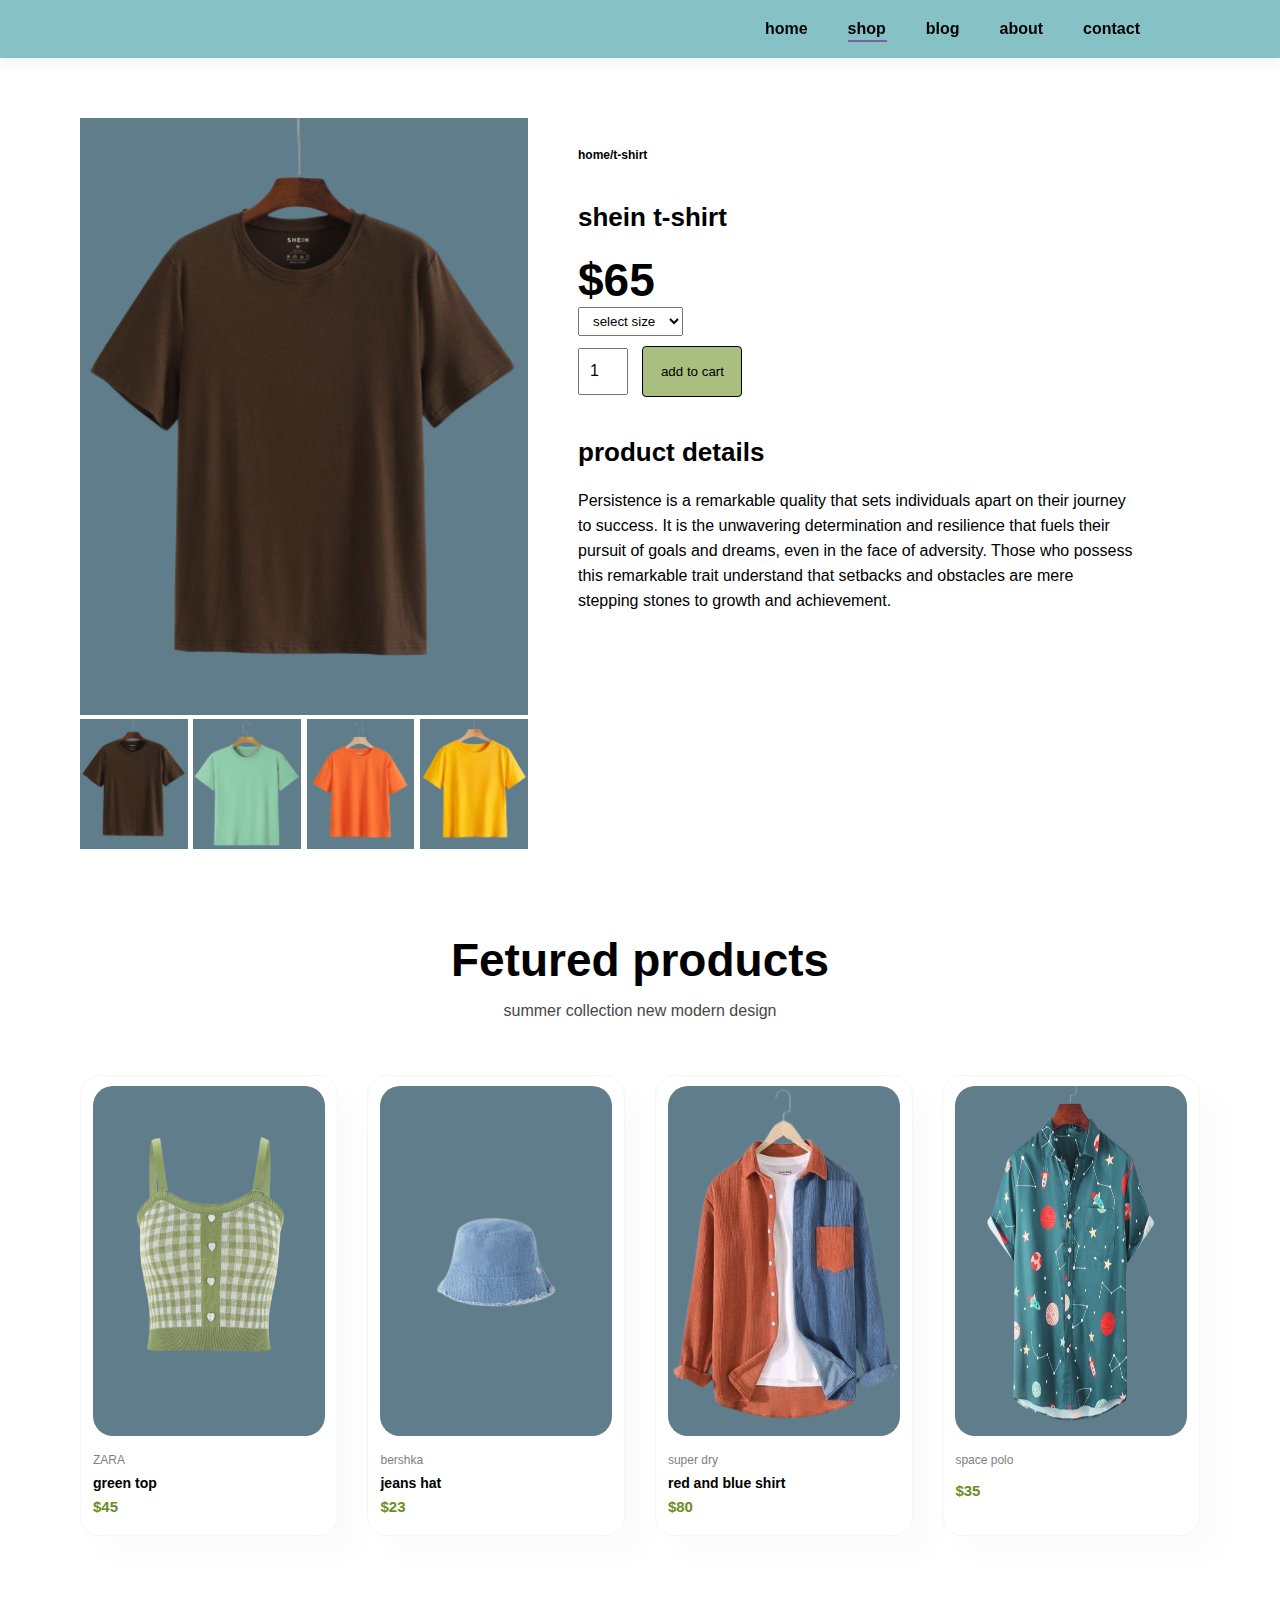
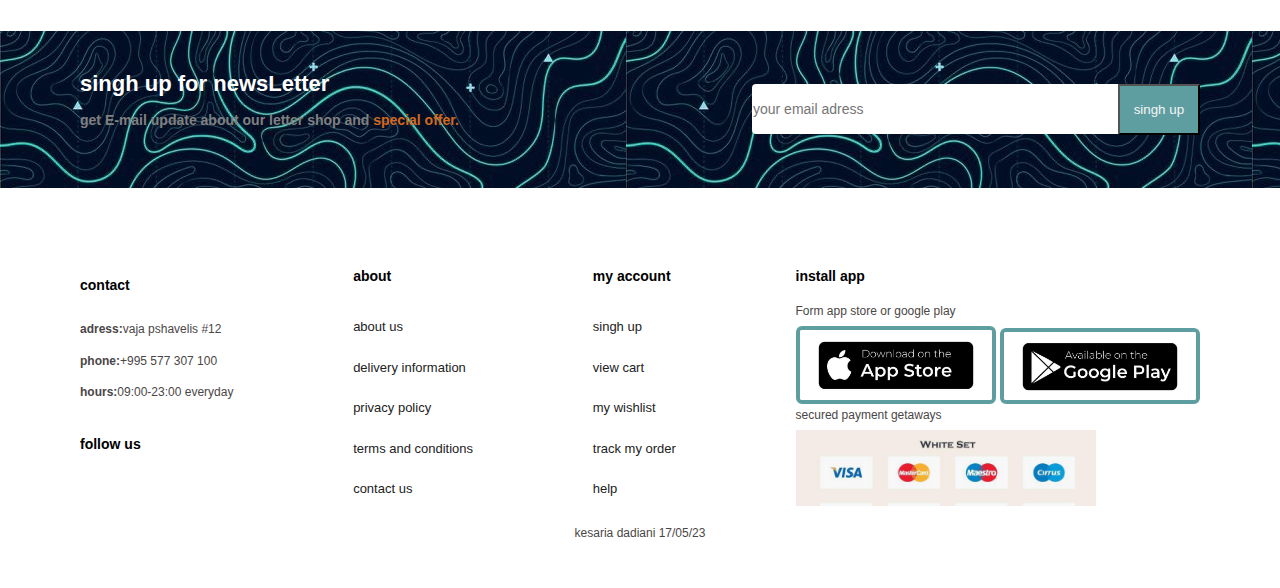
<file: swk.html>
<!DOCTYPE html>
<html lang="en">
  <head>
    <meta charset="UTF-8" />
    <meta http-equiv="X-UA-Compatible" content="IE=edge" />
    <meta name="viewport" content="width=device-width, initial-scale=1.0" />
    <title>The Outlet Spot</title>
    <link rel="stylesheet" href="./style.css" />
    <link
      rel="stylesheet"
      href="https://cdnjs.cloudflare.com/ajax/libs/font-awesome/6.4.0/css/all.min.css"
      integrity="sha512-iecdLmaskl7CVkqkXNQ/ZH/XLlvWZOJyj7Yy7tcenmpD1ypASozpmT/E0iPtmFIB46ZmdtAc9eNBvH0H/ZpiBw=="
      crossorigin="anonymous"
      referrerpolicy="no-referrer"
    />
  </head>
  <body>
    <section id="header">
      <a href="#"><i class="fa-brands fa-shopify"></i></a>

      <div>
        <ul id="navbar">
          <li><a  href="index.html">home</a></li>
          <li><a class="act href="shop.html">shop</a></li>
          <li><a href="blog.html">blog</a></li>
          <li><a href="about.html">about</a></li>
          <li><a href="contact.html">contact</a></li>
          <li>
            <a href="cart.html"
              ><i class="fa-sharp fa-solid fa-cart-shopping"></i
            ></a>
          </li>
        </ul>
      </div>
    </section>

    <section id="prodetals" class="section-p1">
 <div class="singleproimage">
            <img src="tshirt2-removebg-preview.png" alt="" width="100%" id="Main-Img">

<div class="small-image-group">  
   <div class="small-image-colum">
        <img src="tshirt2-removebg-preview.png" alt="" width="100%" class="smallimage"> 
    </div>
    <div class="small-image-colum">
        <img src="shein2.png" alt="" width="100%" class="smallimage"> 
    </div>
    <div class="small-image-colum">
        <img src="shein3.png" alt="" width="100%" class="smallimage"> 
    </div>
    <div class="small-image-colum">
        <img src="shein4.png" alt="" width="100%" class="smallimage"> 
    </div>
  

 </div>
        </div>



        <div class="single-draw-details">
            <h6>home/t-shirt</h6>
            <h4>shein t-shirt</h4>
            <h2>$65</h2>
            <select >
                <option >select size</option>
                <option >XL</option>
                <option >XXL</option>
                <option >S</option>
                <option >XS</option>
            </select>
            <input type="number" value="1">
            <button>add to cart</button>
            <h4>product details</h4>
            <span>
                Persistence is a remarkable 
                quality that sets individuals apart 
                on their journey to success. It is the
                 unwavering determination and resilience that fuels their pursuit of goals and dreams, even in the face of adversity. Those who possess this remarkable trait understand that setbacks and obstacles are mere stepping stones to growth and achievement.
            </span>
        </div>
    </section>


    <section id="product1" class="section-p1">
        <h2>Fetured products</h2>
        <p>summer collection new modern design</p>
        <div class="procont">
          <div class="pro">
            <img src="top18.png" alt="" />
            <div class="imgpol">
              <span>ZARA</span>
              <h5>green top</h5>
              <div class="star5">
                <i class="fas fa-star"></i>
                <i class="fas fa-star"></i>
                <i class="fas fa-star"></i>
                <i class="fas fa-star"></i>
                <i class="fas fa-star"></i>
              </div>
              <h4>$45</h4>
            </div>
            <a href="#"><i class="fa-solid fa-cart-shopping" class="cart"></i></a>
          </div>
          <div class="pro">
            <img src="hat5.png" alt="" />
            <div class="imgpol">
              <span>bershka</span>
              <h5>jeans hat</h5>
              <div class="star5">
                <i class="fas fa-star"></i>
                <i class="fas fa-star"></i>
                <i class="fas fa-star"></i>
                <i class="fas fa-star"></i>
                <i class="fas fa-star"></i>
              </div>
              <h4>$23</h4>
            </div>
            <a href="#"><i class="fa-solid fa-cart-shopping" class="cart"></i></a>
          </div>
  
          <div class="pro">
            <img src="redandblue.png" alt="" />
            <div class="imgpol">
              <span>super dry</span>
              <h5>red and blue shirt</h5>
              <div class="star5">
                <i class="fas fa-star"></i>
                <i class="fas fa-star"></i>
                <i class="fas fa-star"></i>
                <i class="fas fa-star"></i>
                <i class="fas fa-star"></i>
              </div>
              <h4>$80</h4>
            </div>
            <a href="#"><i class="fa-solid fa-cart-shopping" class="cart"></i></a>
          </div>
          <div class="pro">
            <img src="spacetshirt.png" alt="" height="350" />
            <div class="imgpol">
              <span>space polo</span>
              <h5></h5>
              <div class="star5">
                <i class="fas fa-star"></i>
                <i class="fas fa-star"></i>
                <i class="fas fa-star"></i>
                <i class="fas fa-star"></i>
                <i class="fas fa-star"></i>
              </div>
              <h4>$35</h4>
            </div>
            <a href="#"><i class="fa-solid fa-cart-shopping" class="cart"></i></a>
          </div>
       
        </div>
      </section>
  
    
    <section id="newsletter" class="section-p1 section-m1">
        <div class="newster">
          <h4>singh up for newsLetter</h4>
          <p>
            get E-mail update about our letter shop and
            <span>special offer.</span>
          </p>
        </div>
        <div class="form">
          <input type="text" placeholder="your email adress" />
          <button class="normal">singh up</button>
        </div>
      </section>

    <footer class="section-p1">
      <div class="col">
        <i class="fa-brands fa-shopify"></i>
        <h4>contact</h4>
        <p><strong>adress:</strong>vaja pshavelis #12</p>
        <p><strong>phone:</strong>+995 577 307 100</p>
        <p><strong>hours:</strong>09:00-23:00 everyday</p>

        <div class="follow">
          <h4>follow us</h4>
          <div class="icon">
            <i class="fa-brands fa-facebook"></i>
            <i class="fa-brands fa-twitter"></i>
            <i class="fa-brands fa-pinterest"></i>
            <i class="fa-brands fa-instagram"></i>
            <i class="fa-brands fa-youtube"></i>
          </div>
        </div>
      </div>

      <div class="col">
        <h4>about</h4>
        <a href="#">about us</a>
        <a href="#">delivery information</a>
        <a href="#">privacy policy</a>
        <a href="#">terms and conditions</a>
        <a href="#">contact us</a>
      </div>
      <div class="col">
        <h4>my account</h4>
        <a href="#">singh up</a>
        <a href="#"> view cart</a>
        <a href="#">my wishlist</a>
        <a href="#">track my order</a>
        <a href="#">help</a>
      </div>

      <div class="col install">
        <h4>install app</h4>
        <p>Form app store or google play</p>
        <div class="row">
          <img src="applol.jpg" alt="" />
          <img src="apppls.jpg" alt="" />
        </div>
        <p>secured payment getaways</p>
        <img src="terminal.jpg" alt="" width="300px" />
      </div>
      <div class="copyright">
        <p>kesaria dadiani 17/05/23</p>
      </div>
    </footer>

<script>
    var MainImg =document.getElementById("Main-Img");
    var smallimg =document.getElementsByClassName ("smallimage");


    smallimg[0].onclick = function(){
        MainImg.src = smallimg[0].src;
    }
    smallimg[1].onclick = function(){
        MainImg.src = smallimg[1].src;
    }
    smallimg[2].onclick = function(){
        MainImg.src = smallimg[2].src;
    }
    smallimg[3].onclick = function(){
        MainImg.src = smallimg[3].src;
    }
</script>


    <script src="./app.js"></script>
  </body>
</html>
</file>
<file: style.css>
*{
    margin: 0;
    padding: 0;
    box-sizing: border-box;
    font-family: 'Poppins', sans-serif;
}
h1{
font-size: 50px;
line-height: 64px;
color: black;
}
 h2{
    font-size: 46px;
    line-height: 54px;
    color: black;
 }

 h4{
    font-size: 20px;
    color: black;
 }

 h6{
    font-weight: 700;
    font-size: 12px;
 }

 p{
    font-size: 16px;
    color: rgb(74, 70, 70);
    margin: 15px 0 20px 0;
 }

 .section-p1{
    padding: 40px 80px;
 }
 .section-m1{
    margin: 40px 0;
 }
 body{
    width: 100%;
 }

 #header{
    display: flex;
    align-items: center;
    justify-content: space-between;
    padding: 20px 80px;
    background-color:rgb(133, 193, 197);
    box-shadow: 0 5px 15px rgba(0, 0, 0, 0.06);
    z-index: 999;
    position: sticky;
    top: 0;
    left: 0;
 }

#navbar{
    display: flex;
    align-items: center;
    justify-content: center;
}

#navbar li{
    list-style: none;
    padding: 0 20px;
    position: relative;
}

#navbar li a{
    text-decoration: none;
    font-size: 16px;
    font-weight:600 ;
    color: black;
    transition:0.3s ;
}

#navbar li a:hover{
color: cadetblue;
}

#navbar li a:hover,
#navbar li a.act{
    color:rgb(0, 0, 0);
}
  
#navbar li a.act::after,
#navbar li a:hover::after{
    content: "";
    width: 50%;
    height: 2px;
    background: rgb(126, 95, 160);
    position: absolute;
    bottom: -4px;
    left: 20px;
}

#mobile{
    display: none;
    align-items: center;
}
.fa-brands{
    font-size: 60px;
}

#herro{
 background-image: url("herro.jpeg");
 width: 100%;
    height: 90vh;
    background-position: top 25%  right 0 ;
background-size: cover;
padding: 0 30px;
display: flex;
align-items: flex-start;
justify-content: center;
flex-direction: column;
}
#herro h4{
    padding-bottom: 15px;
}
#herro h1{
    color: cadetblue;
}

#herro button{
    background-image:url("smudge.jpg") ;
    background-color: transparent;
    color: rgb(4, 114, 118);
    border: solid ;
    border-radius: 10%;
    padding:  14px 80px 14px 65px;
    background-repeat: no-repeat;
    cursor: pointer;
    font-weight: 700;
    font-size: 15px;
}

#feture {
    display: flex;
    align-items: center;
    justify-content: flex-start;
    flex-wrap: wrap;
  }
  
  #feture .fe-box {
    width: 180px;
    text-align: center;
    padding: 25px 15px;
    box-shadow: 20px 20px 34px rgba(0, 0, 0, 0.03);
    border: 1px solid;
    margin: 15px 10px;
    border-radius: 30%;
  } 
  
  #feture .fe-box img {
    width: 100%;
    margin-bottom: 10px;
  }
  
  #feture .fe-box h6 {
    padding: 9px 8px 6px 8px;
    border-radius: 4px;
    color: rgb(12, 50, 134);
    background-color: bisque;
    display: inline-block;
  }


#product1{
    text-align: center;
}


#product1 .pro{
    width: 23%;
    min-width: 250px;
    padding: 10px 12px;
    border: 1px solid whitesmoke;
    border-radius: 20px;
cursor: pointer;
box-shadow: 20px 20px 30px rgba(0, 0, 0, 0.02);
margin: 15px 0;
transition: 0.2s;
position: relative;

}
#product1 .pro:hover{
box-shadow: 20px 20px 30px rgba(0, 0, 0, 0.09);
}


#product1 .pro img{
    width: 100%;
    height: 350px;
    border-radius: 20px;

}
#product1 .pro .imgpol{
text-align: start;
padding: 10px 0;
}

#product1 .pro .imgpol span{
    color: grey;
    font-size: 12px;
}

#product1 .pro .imgpol h5{
    padding-top:7px ;
    color: black;
    font-size: 14px;
}

#product1 .pro .imgpol i{
    font-size: 12px;
    color: goldenrod;
}

#product1 .pro .imgpol h4{
padding-top:7px ;
font-size: 15px;
font-weight: 700;
color: olivedrab;
}

#product1 .pro .cart{
    width: 40px;
    height: 40px;
    line-height: 40px;
    border-radius: 50px;
    background-color: gainsboro;
    font-weight: 500;
    color: darkgreen;
    border-color: 1px solid wheat;
    position: absolute;
    bottom: 20px;
    right: 10px;
}
#product1  .procont{
    display: flex;
    justify-content: space-between;
    padding-top: 20px;
    flex-wrap: wrap;
}


#banner{
    display: flex;
    flex-direction: column;
    justify-content: center;
    align-items: center;
    text-align: center;
    background-image: url(kuk.jpg);
    width: 100%;
    height: 40vh;
    background-size: cover;
    background-position: center;
}

#banner h4{
color:darkblue ;
font-size: 16px;
}

#banner h2{
color: darkblue;
    font-size: 30px;
    padding: 10px 0;
}


.banner-box {
    display: flex;
    flex-direction: column;
    justify-content: center;
    align-items: flex-start;
    justify-self: center; 
    min-width: 580px;
    height: 50vh;
    background-size: cover;
    background-position: center;
    padding: 30px;
  }
  

#banner h2 span{
    color: brown;
}

#product1  .procont{
    display: flex;
    justify-content: space-between;
    padding-top: 20px;
    flex-wrap: wrap;
}

    
#sm-banner {
    display: grid;
    grid-template-columns: 1fr 1fr;
    grid-gap: 20px;
}

.banner-box, .banner-box2 {
    display: flex;
    flex-direction: column;
    justify-content: center;
    align-items: flex-start;
    min-width: 580px;
    height: 50vh;
    background-size: cover;
    background-position: center;
    padding: 30px;
}

.banner-box {
    background-image: url(dmodlegirl.jpg);
}

.banner-box2 {
    background-image: url(cloth.jpg);
}

#sm-banner h4, #sm-banner h2, #sm-banner span {
    color: white;
}

#sm-banner h4 {
    font-size: 20px;
    font-weight: 600;
}

#sm-banner h2 {
    font-size: 28px;
    font-weight: 800;
}

#sm-banner span {
    font-size: 28px;
    font-weight: 500;
    padding-bottom: 15px;
}



#mobile{
    display: none;
    align-items: center;

}






 #newsletter{
display: flex;
justify-content: space-between;
flex-wrap: wrap;
align-items: center;
background-image: url(whaterbakk.jpg);

background-color: darkblue;
    }


    #newsletter h4{
        font-size: 22px;
        font-weight:700 ;
        color: white;
    }


    #newsletter p{
        font-size: 14px;
        font-weight:600 ;
        color: grey; 
    }

    #newsletter p span{
 color: chocolate;
    }


    #newsletter input{
        height:3.125rem ;
padding: o 1.25em ;
font-size: 14px;
width: 100%;
border: 1px solid transparent;
border-radius: 4px;
outline: none;
border-top-right-radius:0 ;
border-bottom-right-radius:0
    }


    #newsletter button{
        color: whitesmoke;
        background-color:cadetblue ;
        white-space:nowrap ;
        width: 100px;
        height: 51px;
        border-top-left-radius:0 ;
border-bottom-left-radius:0
    }

    #newsletter .form {
display: flex;
width: 40%;
    }



    footer{
        display: flex;
        flex-wrap: wrap;
        justify-content: space-between;
    }

    footer .col{
        display: flex;
      flex-direction: column;
        justify-content: space-between;
        align-items: flex-start;
        margin-bottom: 20px;
    }

    footer h4{
        font-size:14px ;
        padding-bottom: 20px;

    }

    footer p{
        font-size:12px ;
        margin: 0 0 8px 0;
    }

    footer a{
       text-decoration: none;
        margin-bottom:10px;
font-size: 13px;
color: #222;
    }

    footer .follow{
margin-top: 20px;

    }

    
    footer .follow i{
       color: #465b52;
        padding-right: 4px;
        cursor: pointer;
        font-size: 30px;
            }


 footer .install .row img{
border: 4px solid cadetblue;
border-radius: 6px;
width: 200px;
            }


 footer .follow i:hover,
footer a:hover{
                color: darkcyan;
            }

footer .copyright {
text-align: center;
width: 100%;
            }


















/* @media chavamato */
 

@media (max-width:799px){
    #navbar{
        display: flex;
        flex-direction: column;
        align-items: flex-start;
        justify-content: flex-start;
        position: fixed;
        top: 0;
        right: -300px;
        height: 100vh;
        width: 300px;
        background-color: aliceblue;
        box-shadow: 0 40px 60px rgba(0, 0, 0, 0.2);
        padding:80px 0 0 14px ;
        transition: 0.3s;
    }

    #navbar .active{
        right: 0px;
    }
    #navbar li{
        margin-bottom:25px ;
    }

#mobile{
    display: flex;
    align-items: center;

}

#mobile i {
    color: black;
    font-size: 24px;
    padding-left: 20px;
}
#close{
    position: absolute;
    top: 30px;
    left: 30px;
    color: black;
    font-size: 24px;
}
    #lg-bag{
        display: none;
    }
    #herro{
        background-image: url("herro.jpeg");
        width: 100%;
           height: 90vh;
           background-position: top 25%  right 0 ;
       background-size: cover;
       padding: 0 30px;
       display: flex;
       align-items: flex-start;
       justify-content: center;
       flex-direction: column;
       }
}





















#page-header{
    background-image: url(plante.jpg);
    width: 100%;
    height: 60vh;
    background-size: cover;
    display: flex;
    justify-content: center;
    text-align: center;
    flex-direction: column;
    padding: 40px;
}

#page-header h2{
    font-size: 60px;
}

#pagination{
    text-align: center;
}

#pagination a{
    text-decoration: none;
    background-color: cadetblue;
    padding: 15PX 20px;
    border-radius: 4px;
    color: white;
    font-weight: 600;
}

#prodetals .singleproimage{
    width: 40%;
    margin-right: 50px;
}


#prodetals .small-image-group{
 display: flex;
 justify-content: space-between;

}


.small-image-colum{
   
    flex-basis: 24%;
    cursor: pointer;
}


#prodetals{
    display: flex;
    margin-top: 20px;
}

#prodetals .single-draw-details{
    width: 50%;
    padding-top: 30px;
}

#prodetals .single-draw-details h4{
    padding: 40px 0 20px 0;
}

#prodetals .single-draw-details h4{
   font-size: 26px;
}


#prodetals .single-draw-details select{
    display: block;
    padding: 5px 10px;
    margin-bottom: 10px;
}


#prodetals .single-draw-details input{
    width: 50px;
    height: 47px;
    padding-left: 10px;
    font-size: 16px;
    margin-right: 10px;
}

#prodetals .single-draw-details button{
    background-color: rgb(169, 190, 127);
    color: black;
    border-radius: 4px;
    border: solid 1px;
    width: 100px;
        height: 51px;
        font-weight: 300;
}


#prodetals .single-draw-details input:focus{
    outline: none;
} 

#prodetals .single-draw-details span{
    line-height: 25px;
}



































 .blog-header{
    background-image: url(gadaketebulia.jpg);
    width: 100%;
    height: 70vh;
    background-size: cover;
    display: flex;
    justify-content: center;
    text-align: center;
    flex-direction: column;
    padding: 40px;
   
}


#page-header2 h2{
color: black;
font-size: 100px;
}

#blog{
    padding: 150px 150px 0 150px;
}


#blog  .blog-box{
    display: flex;
    align-items: center;
    width: 100%;
    padding-bottom:90px ;
    position: relative;
}


#blog  .blog-img{
    width: 50%;
    margin-right: 140px;
}



#blog  img{
 width: 150%;
    object-fit: cover;
    height: 330px;
}


#blog .blog-box h1{
position: absolute;
 top: -40px;
left: 0;
font-size: 70px;
font-weight: 700;
color: #c9cbce;
z-index: -100;
}




.about-header{
background-image: url(building.jpg);
width: 100%;
height: 70vh;
background-size: cover;
display: flex;
justify-content: center;
text-align: center;
flex-direction: column;
padding: 40px;

}

#about-head{
display: flex;
align-items: center;
}



#about-head img{
width: 50%;
height: auto;
}


#about-head div{
    padding: left 40px; ;
}

#about-app {
    text-align: center;
}

#about-app .video{
    width: 70%;
    height: 100%;
    margin: 30px auto 0 auto;
}


#about-app .video video{
    width: 100%;
    height: 100%;
   border-radius: 20px;
}

#page-header4{
background-image: url(yvirili.jpg);
width: 100%;
height: 70vh;
background-size: cover;
display: flex;
justify-content: center;
text-align: center;
flex-direction: column;
padding: 40px;
}

#contact-detals{
    display: flex;
    align-items: center;
    justify-content: space-between;
}

#contact-detals .detals{
    width: 40%;
}

#contact-detals .detals span,
#form-detals form span{
    font-size: 12px;
}


#contact-detals .detals h2,
#form-detals form h2{
    font-size: 20px;
    line-height: 35px;
    padding: 20px 0;
}


#contact-detals .detals h3{
    font-size: 16px;
padding-bottom: 15px;
}


#contact-detals .detals li{
    list-style: none;
    display: flex;
    padding: 10px 0;
}

#contact-detals .detals li i{
    font-size: 14px;
    padding-right: 22px;
}


#contact-detals .detals li p{
    font-size: 14px;
  margin: 0;
}


#contact-detals .detals .map {
    width: 55%;
    height:400px ;
}


#contact-detals .detals .map iframe{
    width: 100%;
    height:100% ;
}

#form-detals{
display: flex;
justify-content: space-between;
margin: 30px;
padding: 80px;
border: 1px solid wheat;
}


#form-detals form{
    width: 65%;
    display: flex;
    flex-direction: column;
    align-items: flex-start;
}

#form-detals form input,
#form-detals form textarea{
    width: 100%;
    padding: 12px 15px;
    outline: none;
    margin-bottom: 20px;
    border: 1px solid cadetblue;
}


#form-detals form button{
background-color: rgb(169, 190, 127);
color: black;
border-radius: 4px;
border: solid 1px;
width: 100px;
    height: 51px;
    font-weight: 600;
}


 #form-detals .people div{
    padding-bottom: 25px;
    display: flex;
    align-items: flex-start;
 }


 #form-detals .people div img{
    width:65px ;
    height:65px ;
    object-fit: cover;
    margin-right:15px ;
 }


 #form-detals .people div p{
    margin: 0;
    font-size: 13px;
    margin-right: 25px;
 }


 #form-detals .people div p span{
    display: block;
    font-size: 16px;
    font-weight: 600;
    color: black;
 }


 #cart table{
    width: 100%;
    border-collapse: collapse;
    table-layout: fixed;
    white-space: nowrap;
 }


 #cart table img{
    width: 70px;
 }


 #cart table  td:nth-child(1){
width: 100px;
text-align: center;
 }


 #cart table  td:nth-child(2){
    width: 150px;
    text-align: center;
     }


 #cart table  td:nth-child(3){
        width: 250px;
        text-align: center;
         }


         #cart table  td:nth-child(4),
         #cart table  td:nth-child(5),
         #cart table  td:nth-child(6){
            width: 150px;
            text-align: center;
             }

#cart table thead{
border: 1px solid wheat;
border-left: none;
border-right: none;
}


#cart table thead td{
    font-weight: 700;
    text-transform: uppercase;
    font-size: 13px;
    padding: 18px 0;
}


#cart table tbody td tr{
    padding-top: 15px;
}

#cart table tbody td{
    font-size: 13px;
}



  .joke button{
    background-color: rgb(169, 190, 127);
    color: black;
    border-radius: 4px;
    border: solid 1px;
    width: 50px;
        height: 31px;
        font-weight: 600;
}

#cart-add{
    display: flex;
    flex-wrap: wrap;
    justify-content: space-between;
}


 #cupon{
width: 50%;
margin-bottom: 30px;
}

#cupon h3,
#subtotal h3{
    padding-bottom: 15px;
}


.joke input{
    padding: 10px 50px;
    outline: none;
    width: 70%;
    margin-right: 10px;
    border: 1px solid  wheat;
}

#subtotal{
    width: 50%;
    margin-bottom: 30px;
    border: 1px solid wheat;
    padding: 30px;
}


#subtotal table{
    border-collapse: collapse;
    width: 100%;
    margin-bottom: 20px;
}

#subtotal table td{
    width: 50%;
    border: 1px solid wheat;
    padding: 10px;
    font-size: 13px;
}

#page-header5{
 background-image: url();
    width: 100%;
    height: 70vh;
    background-size: cover;
    display: flex;
    justify-content: center;
    text-align: center;
    flex-direction: column;
    padding: 40px;
    }


    #page-header5 h2{
        font-size: 100px;
    }

    .joker button{
        background-color: rgb(169, 190, 127);
        color: black;
        border-radius: 4px;
        border: solid 1px;
        width: 100px;
     height: 31px;
        font-weight: 300;
    }


    .small-image-colum img{
        width: 100%;
        height: 130px;
    }
</file>
